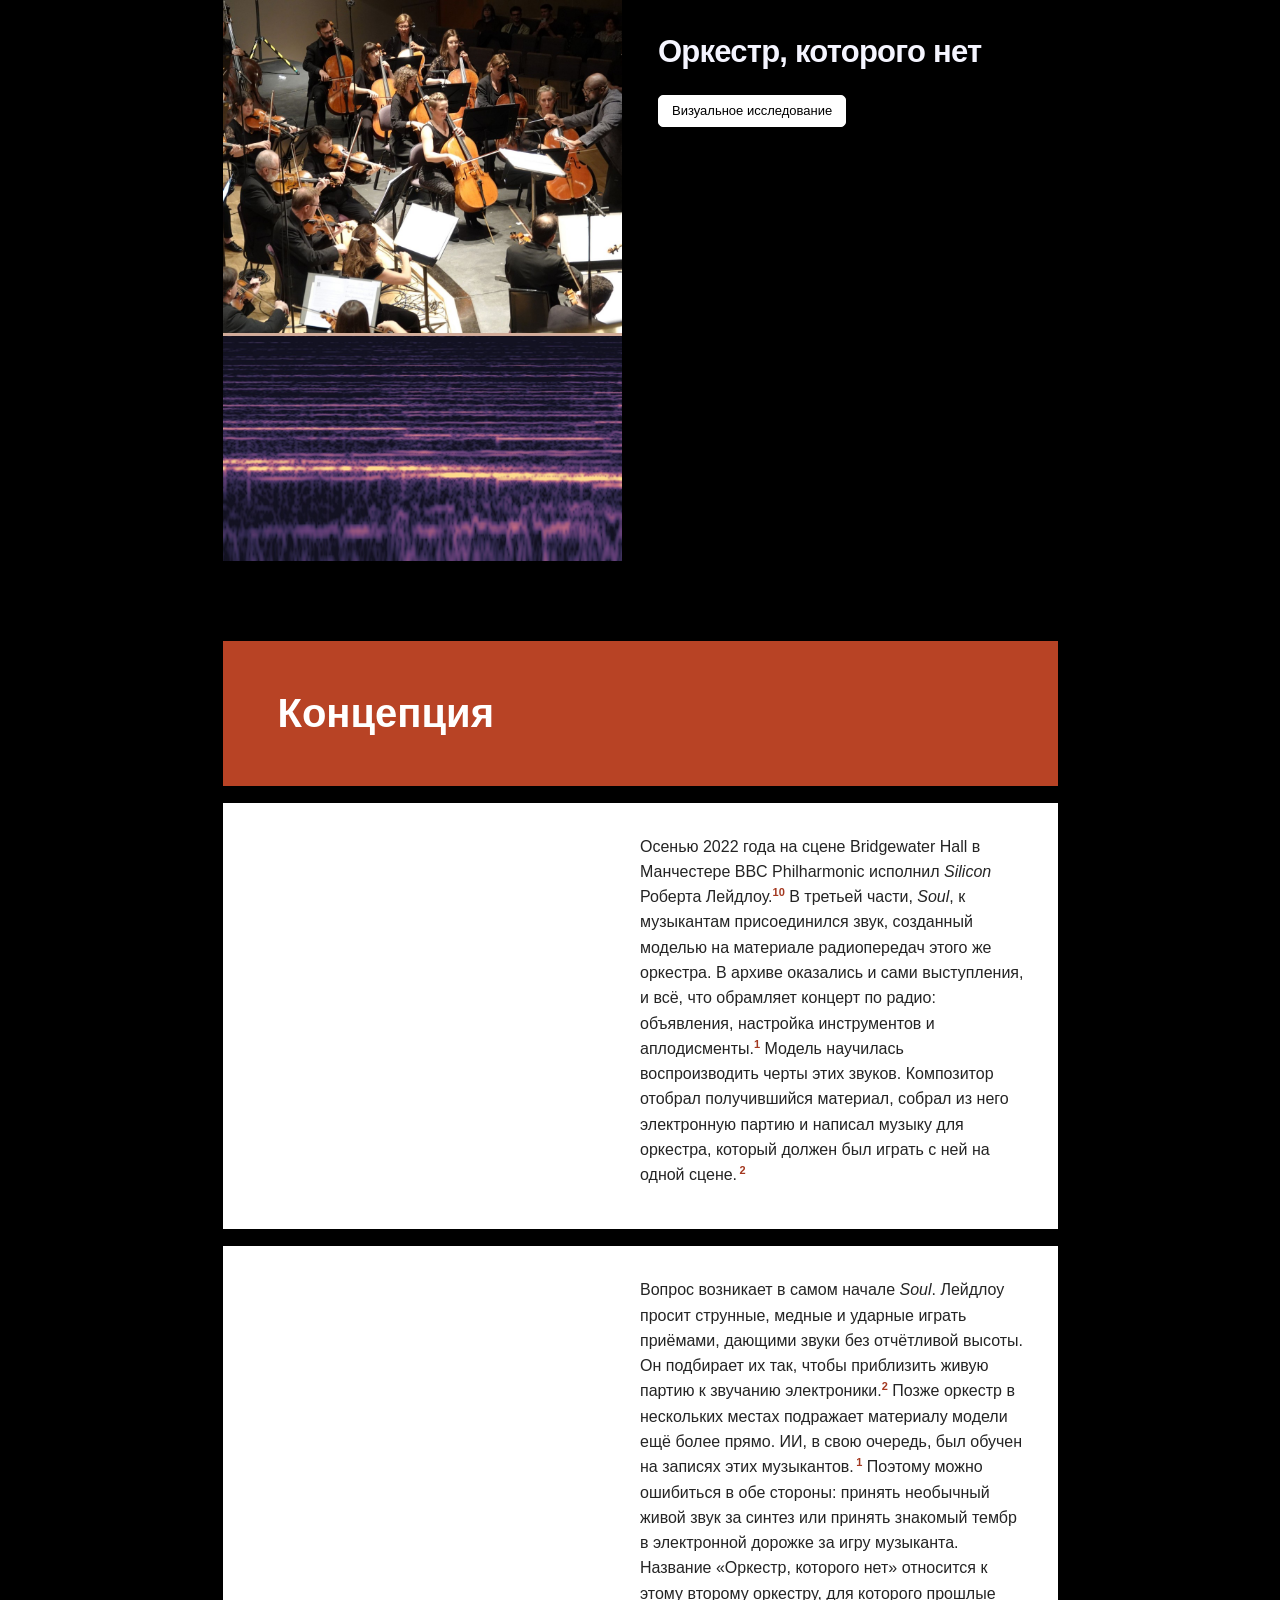
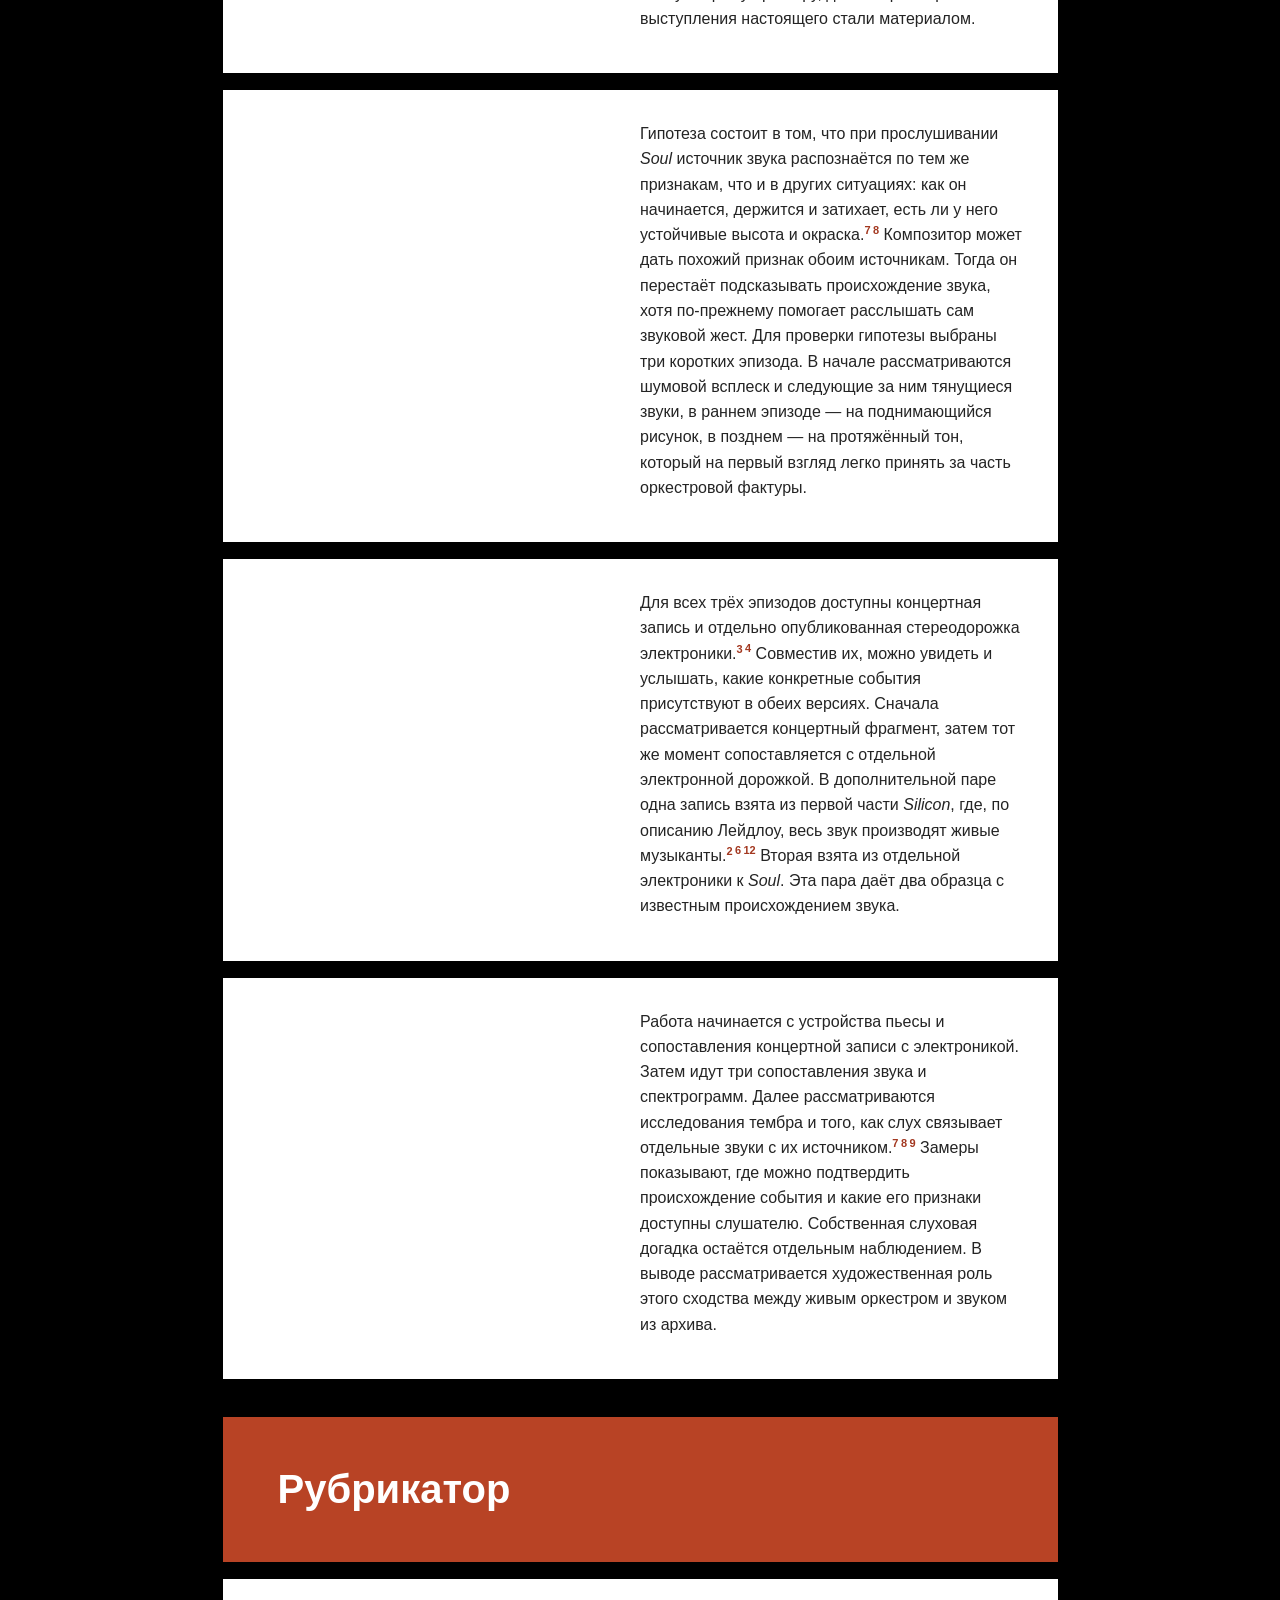
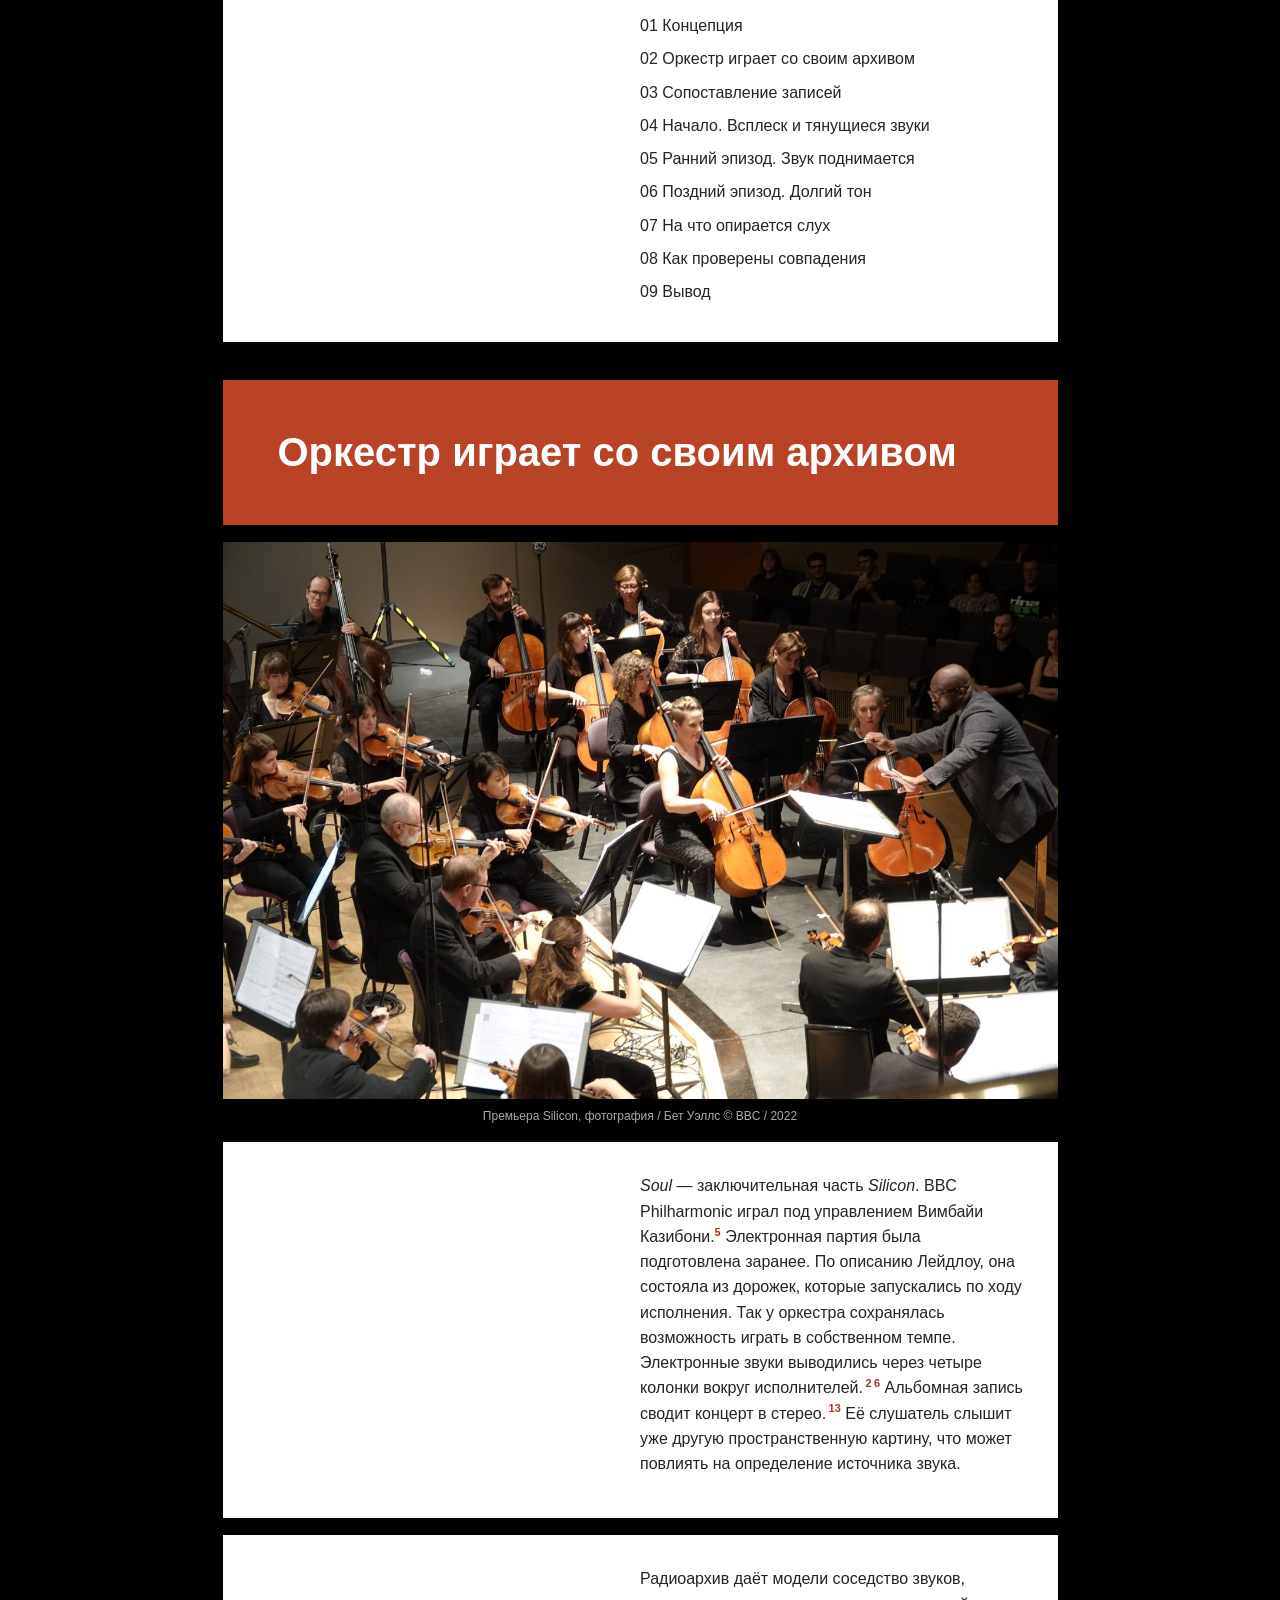
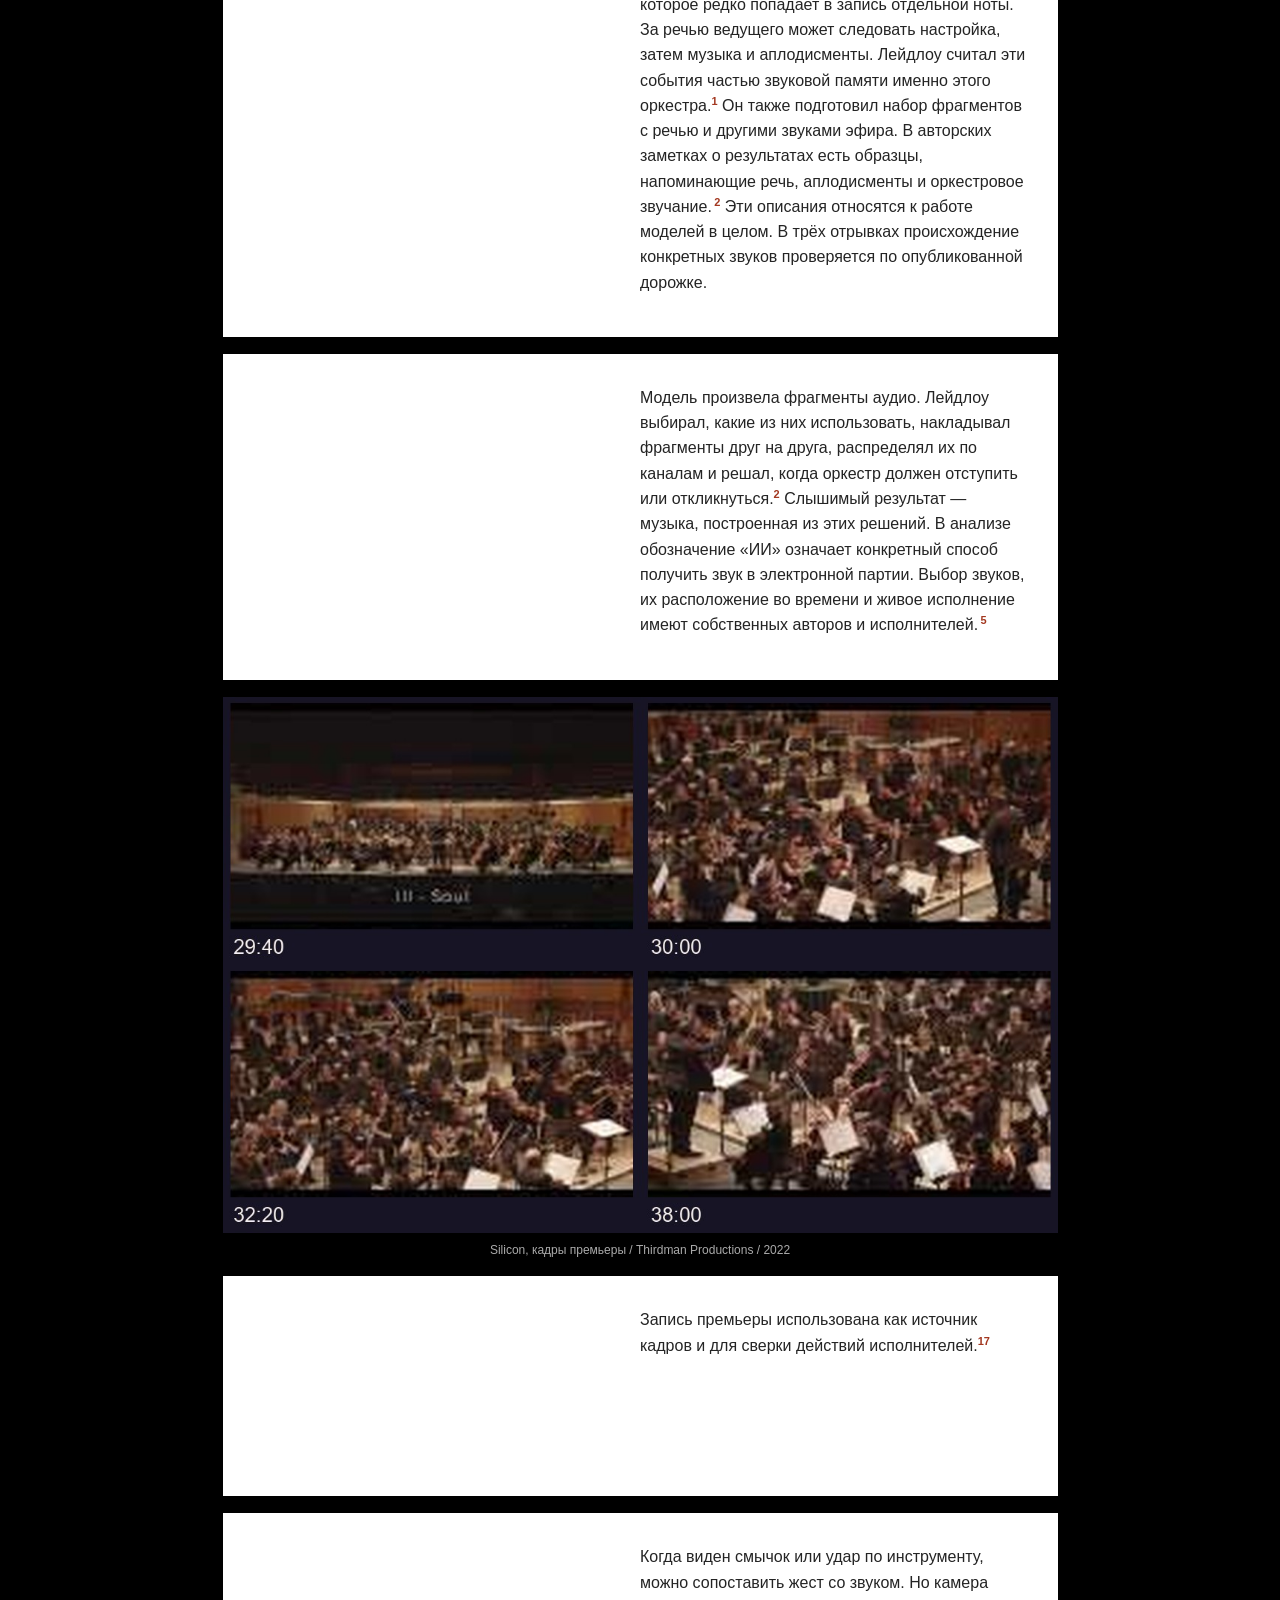
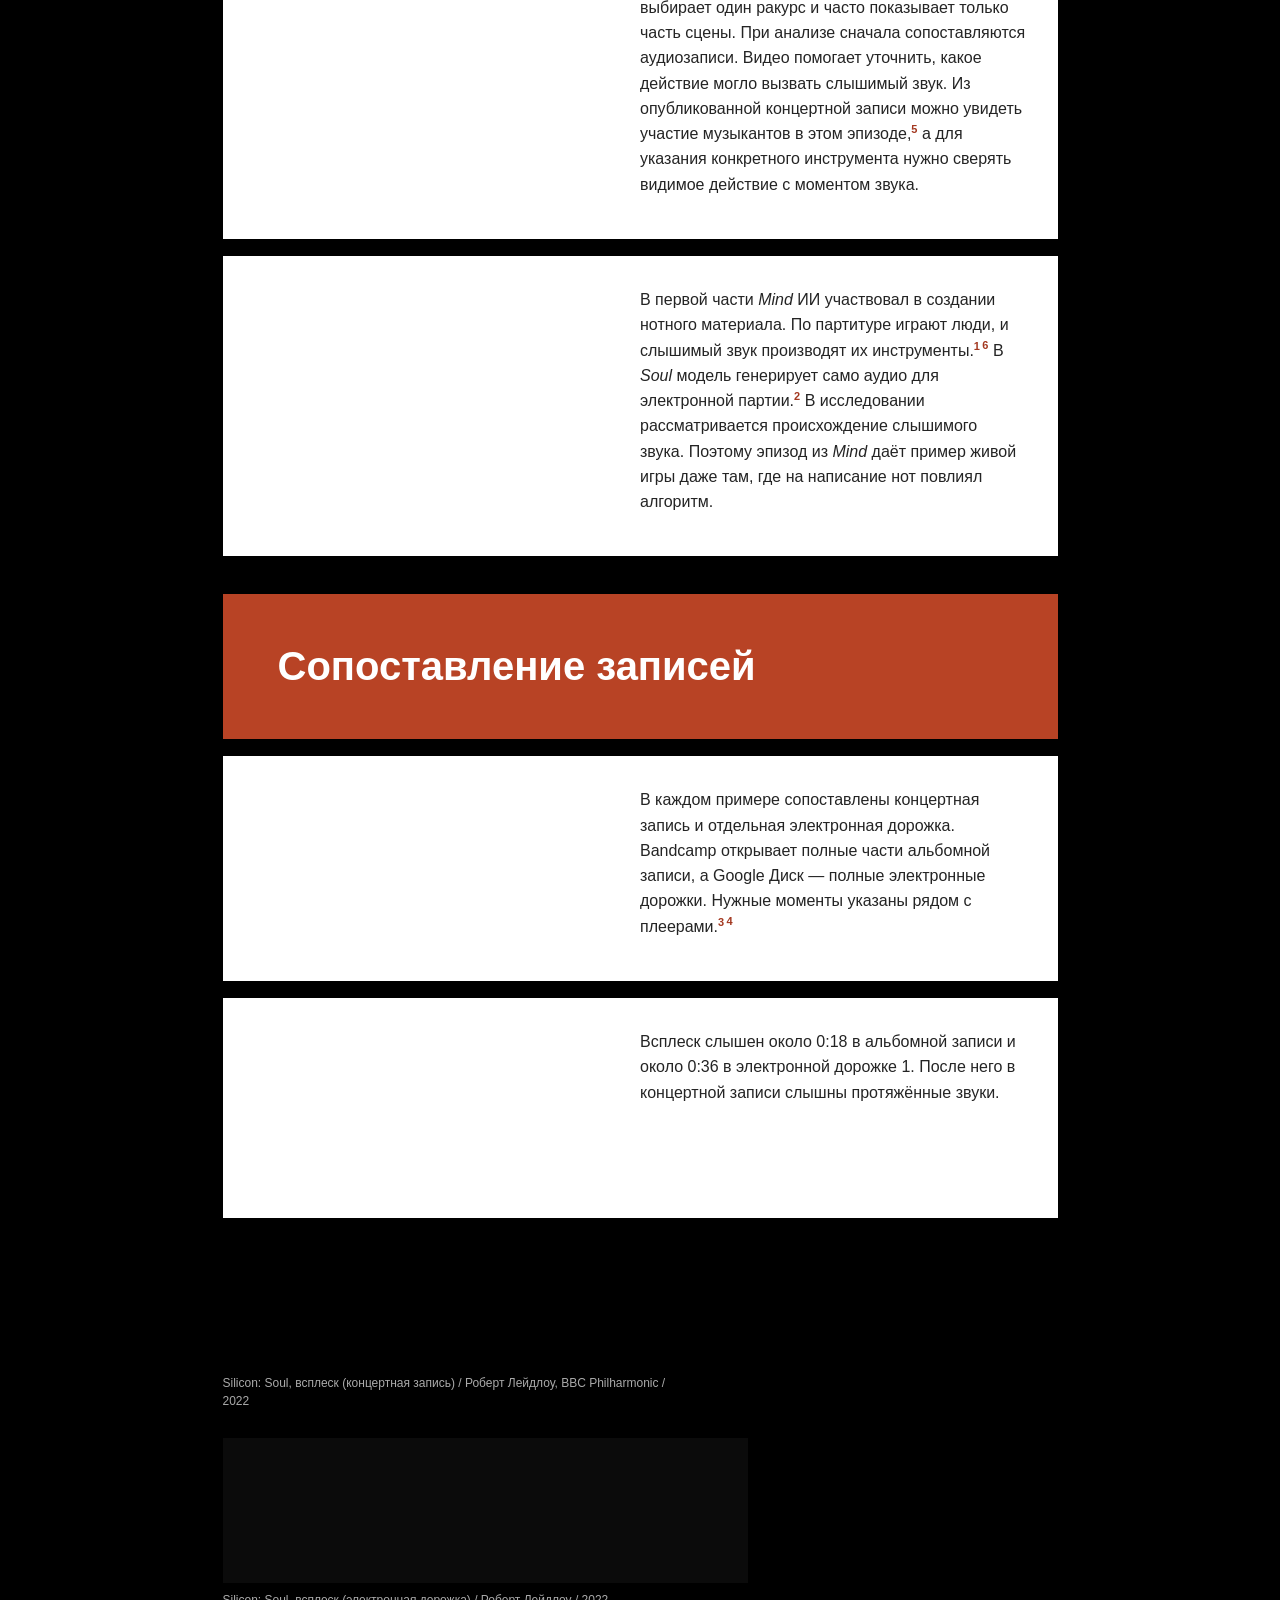
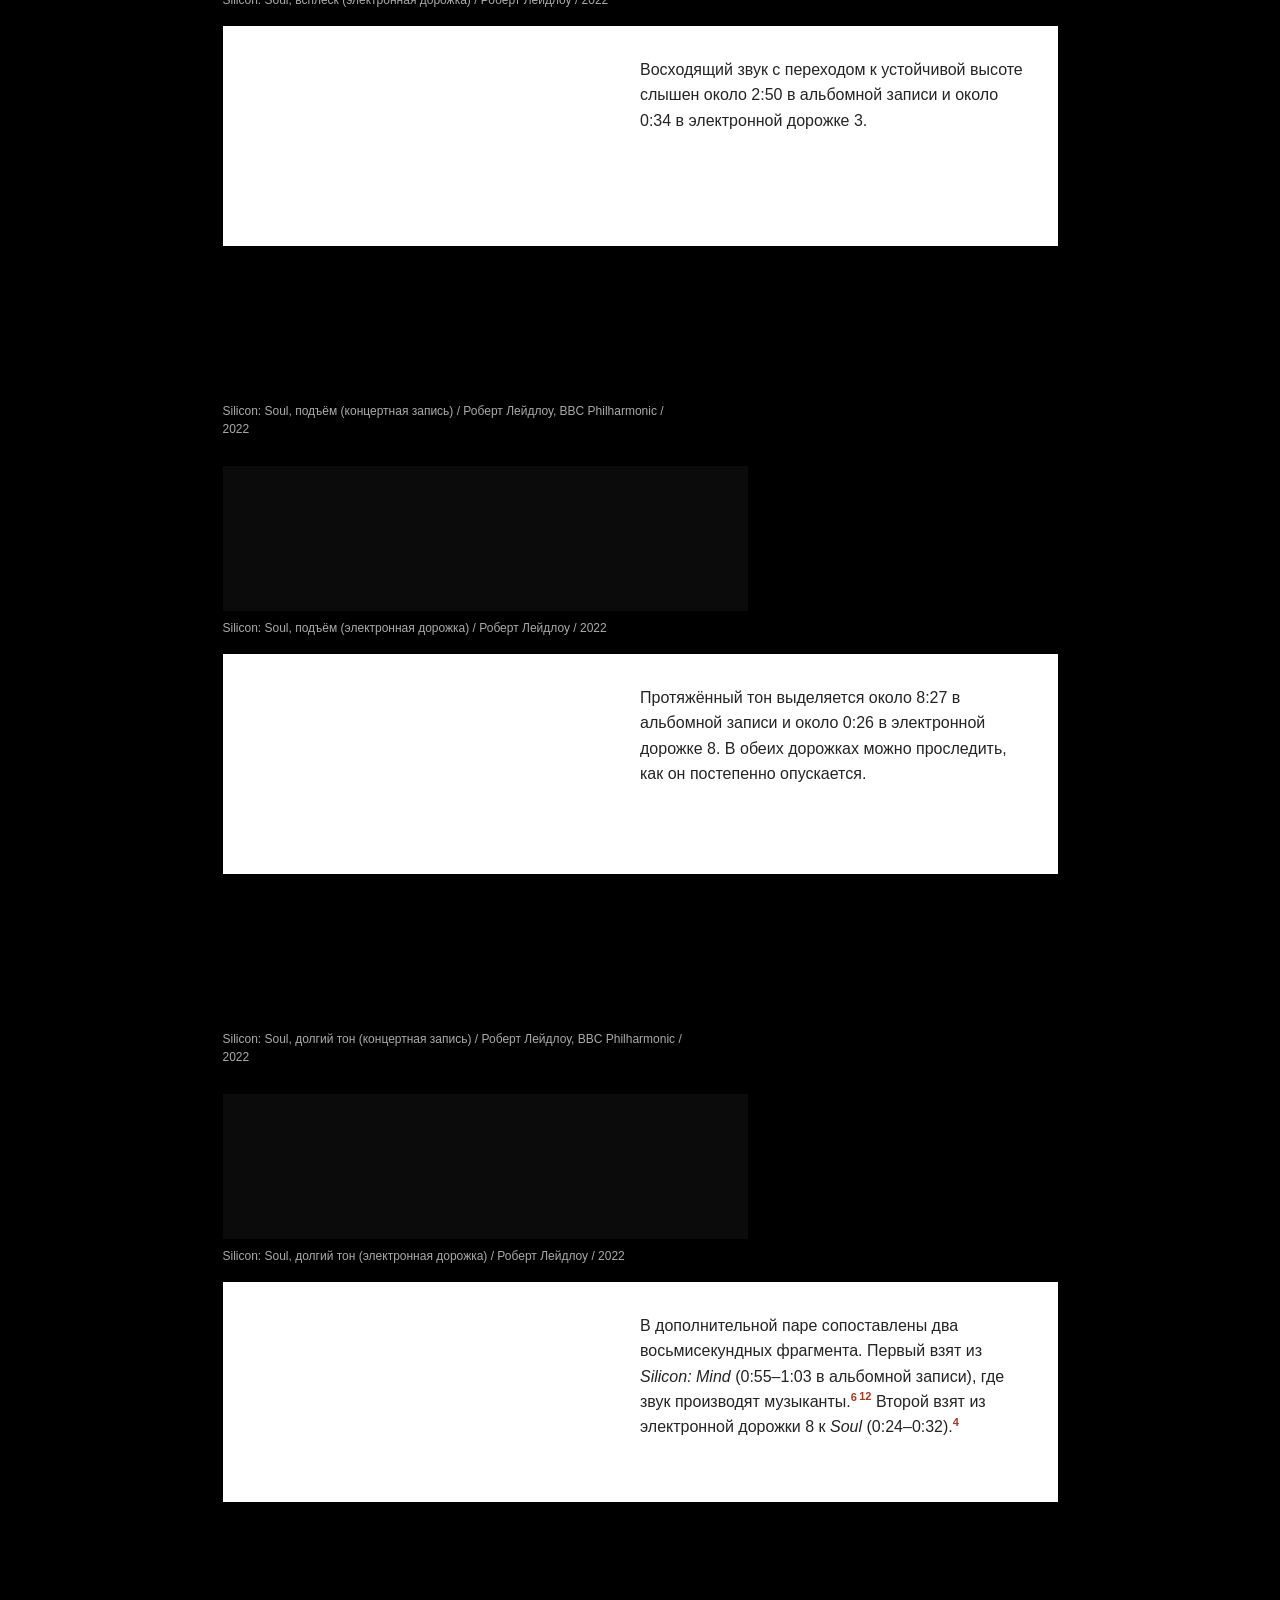
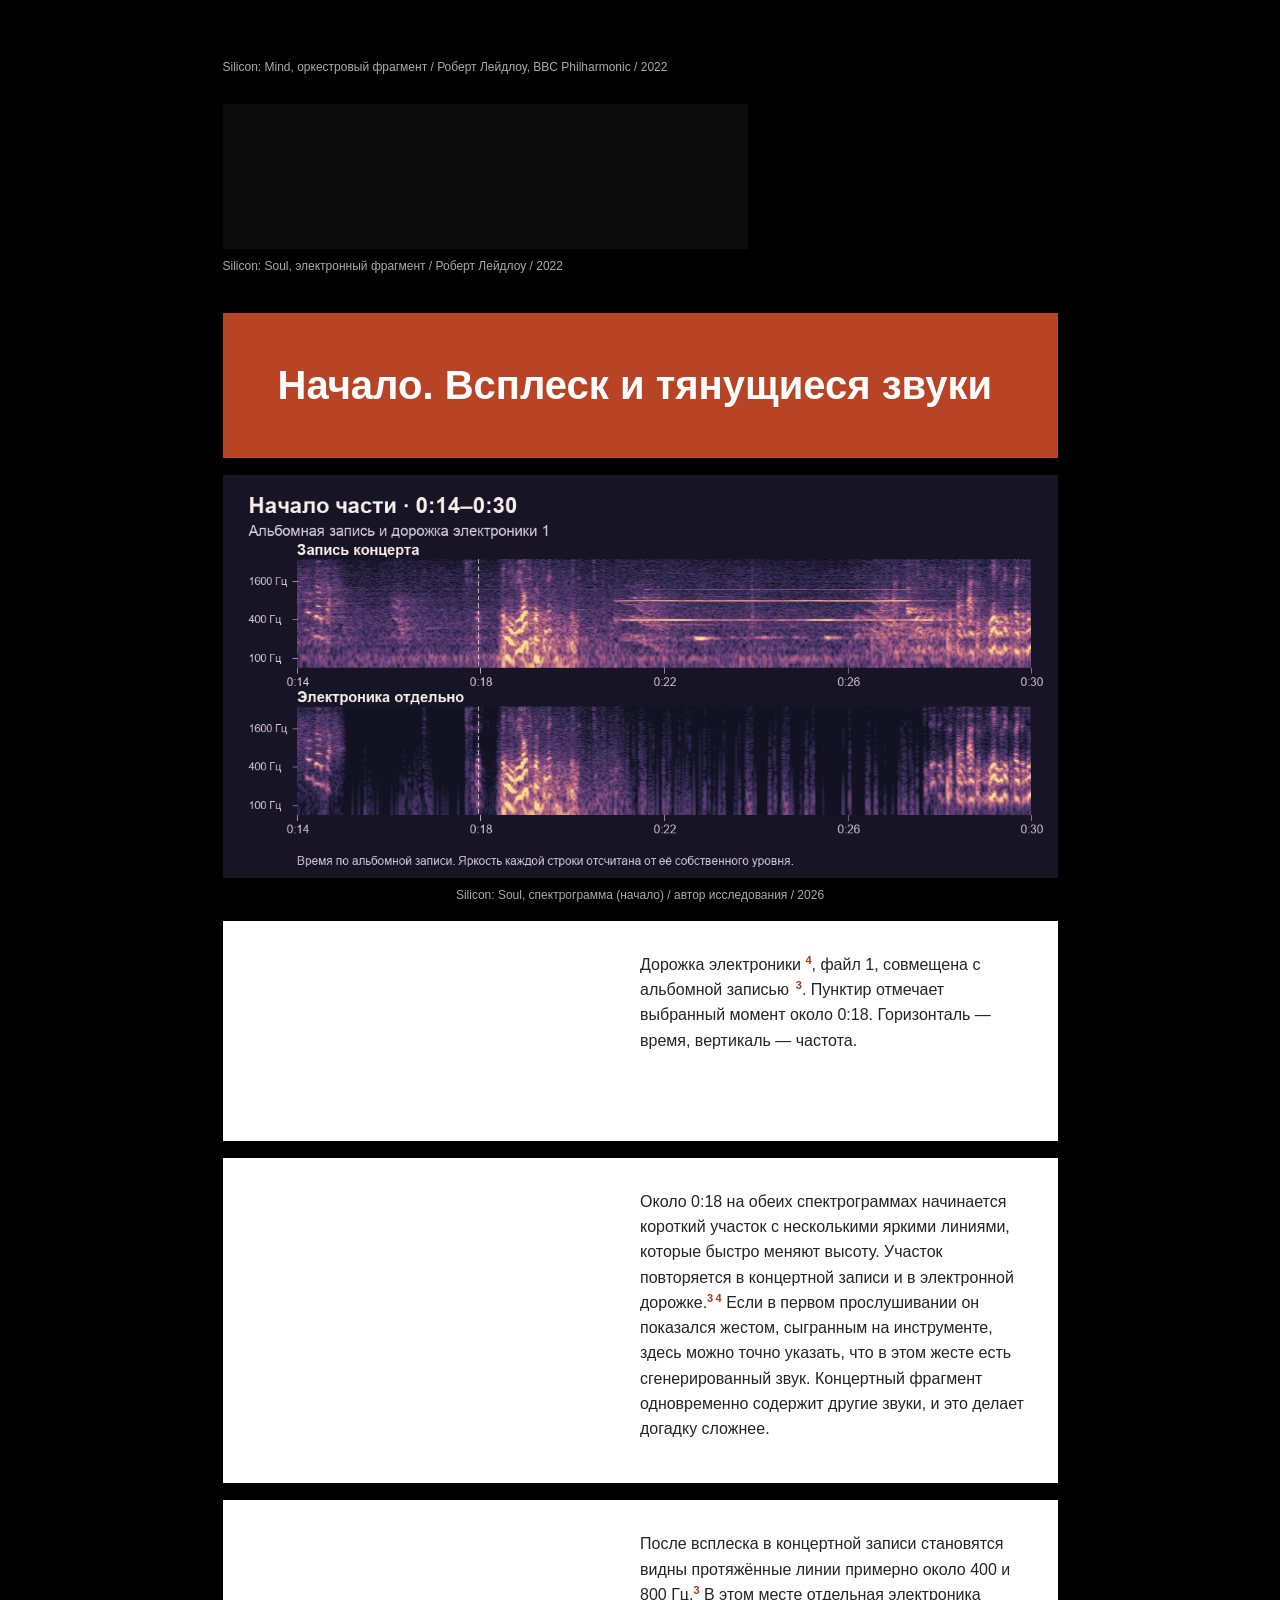
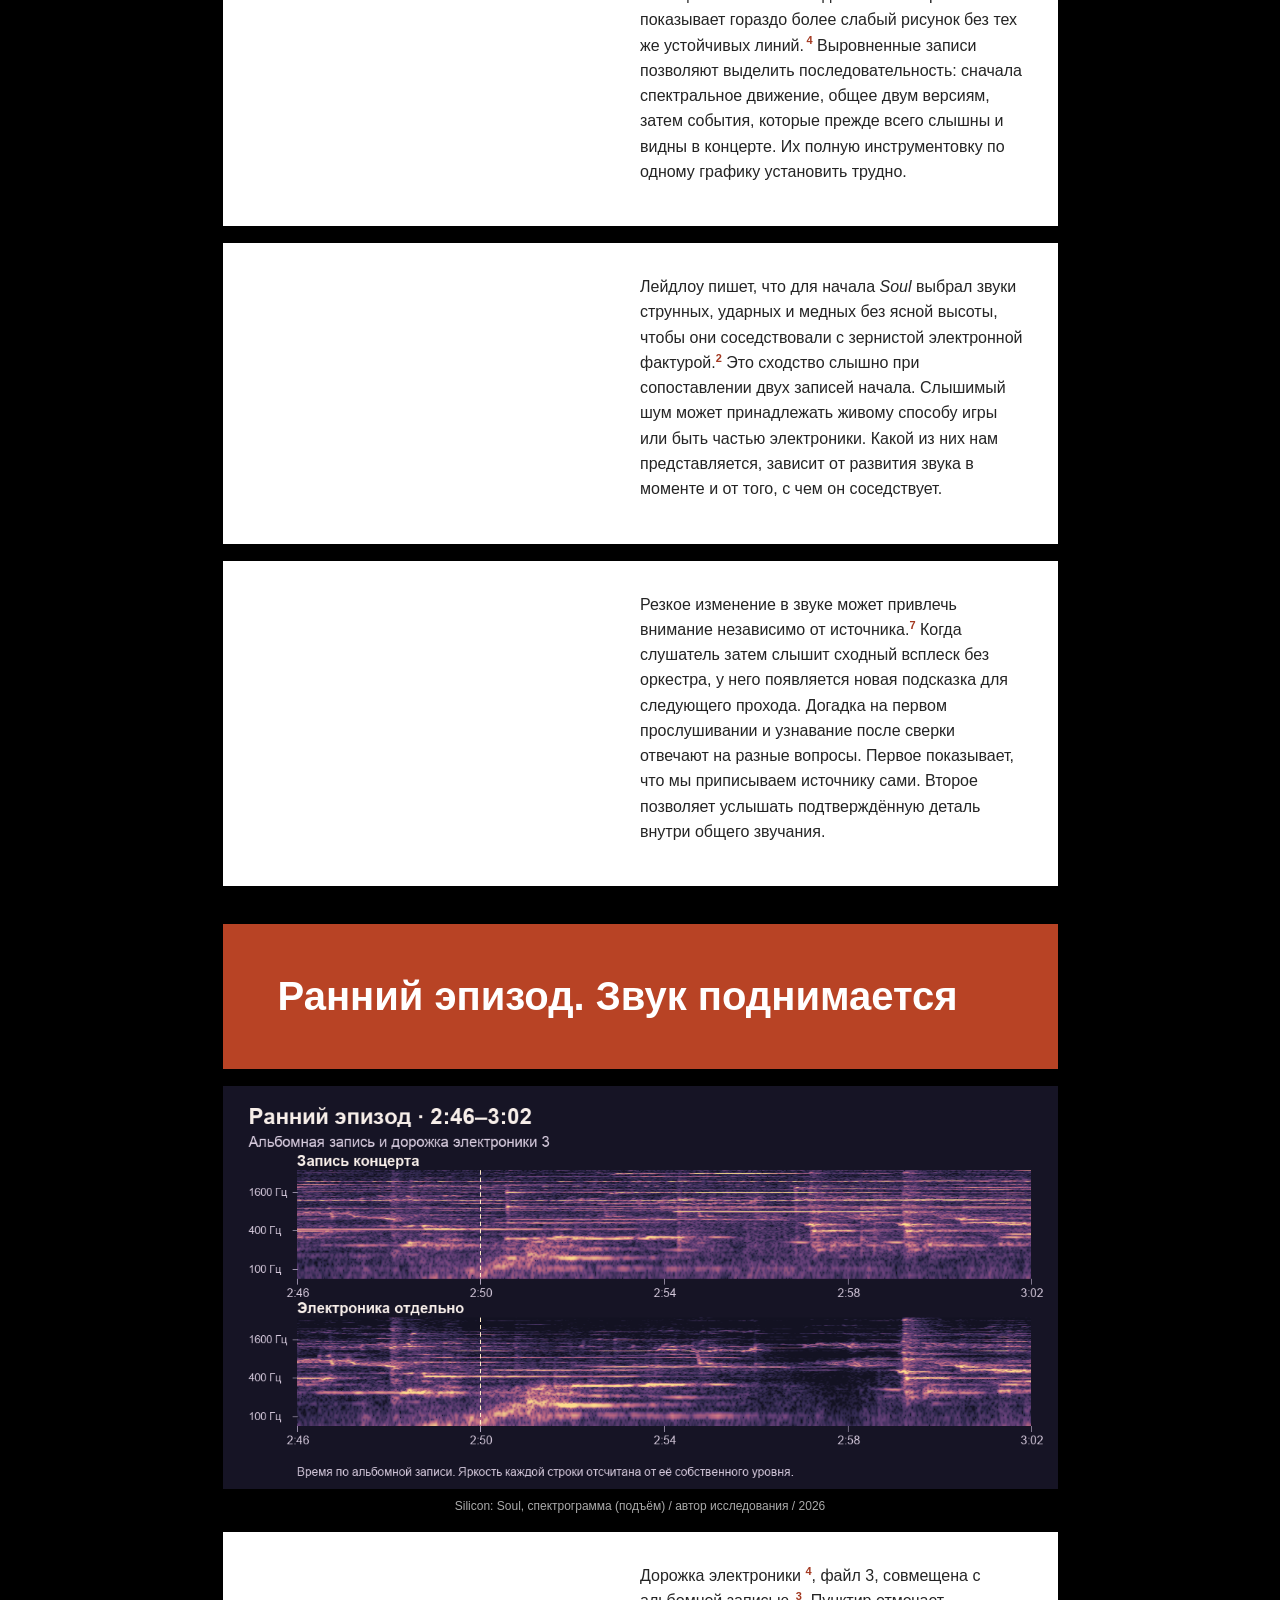
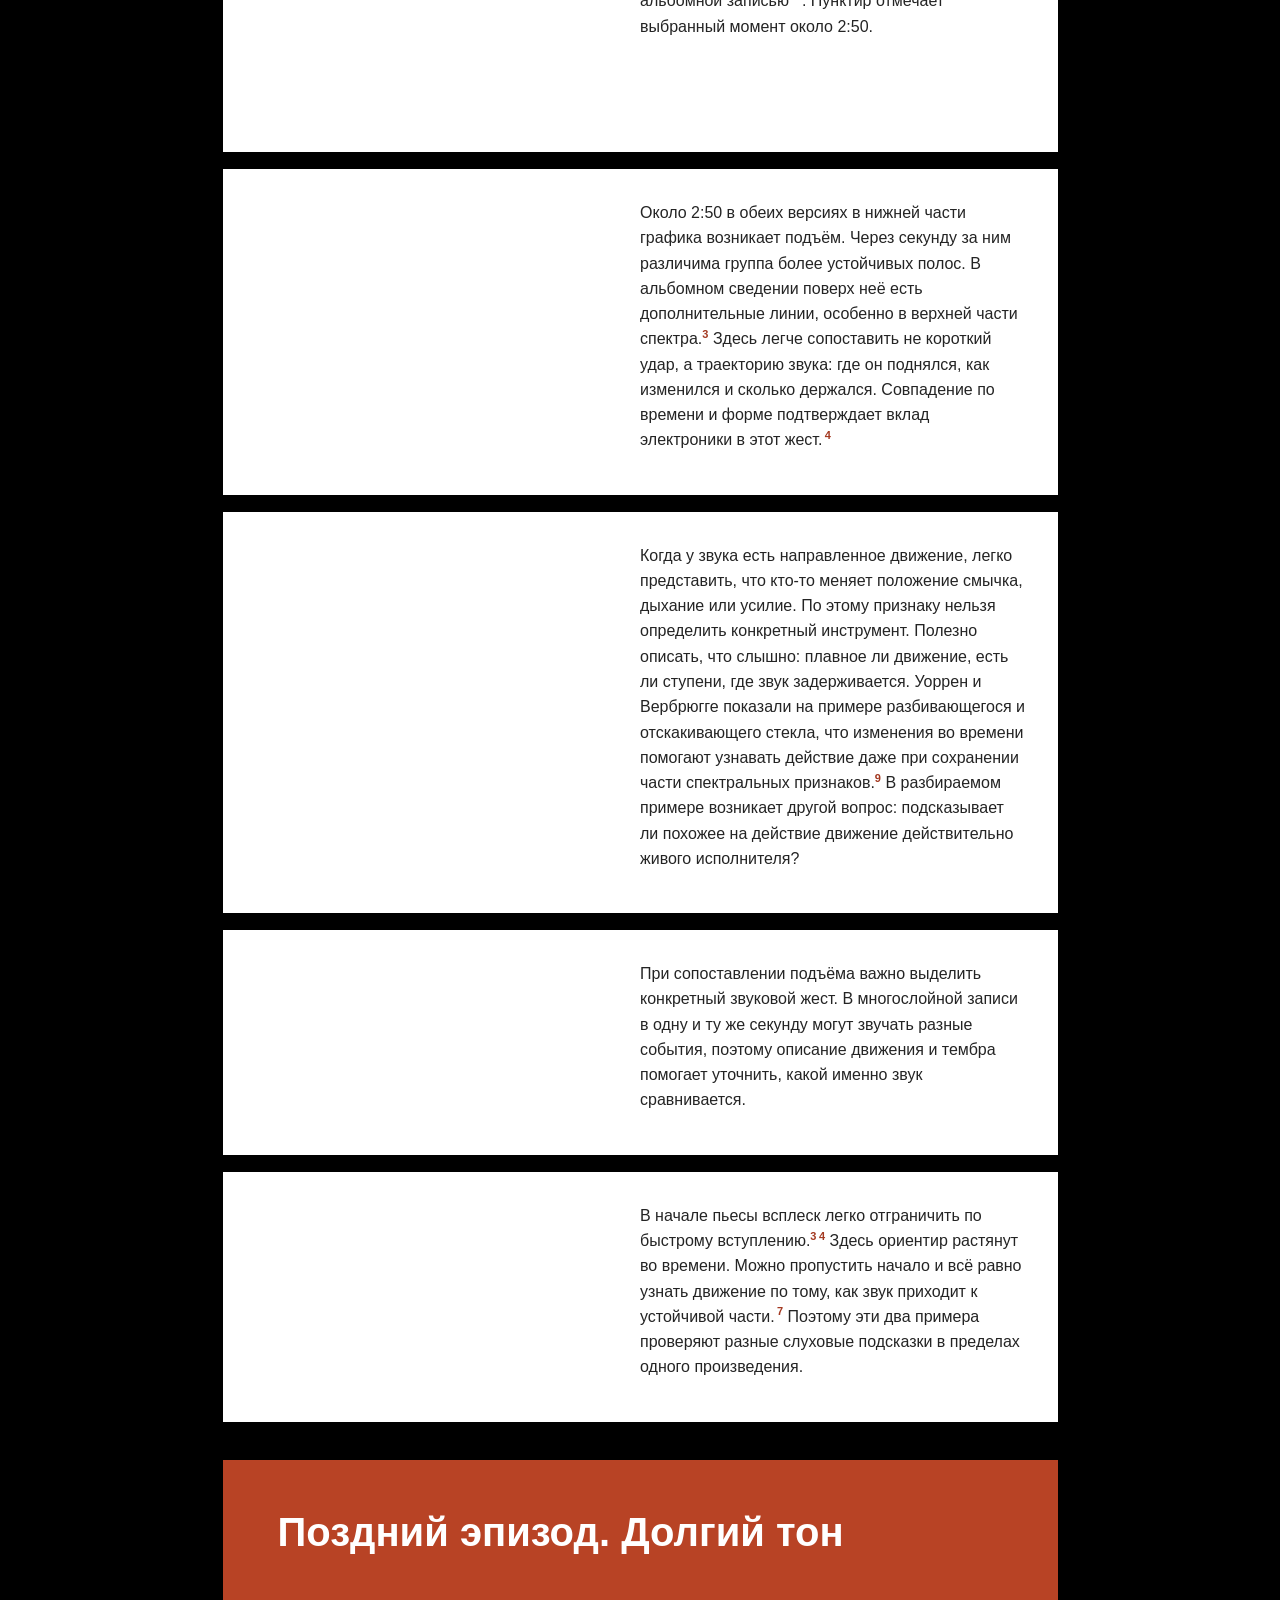
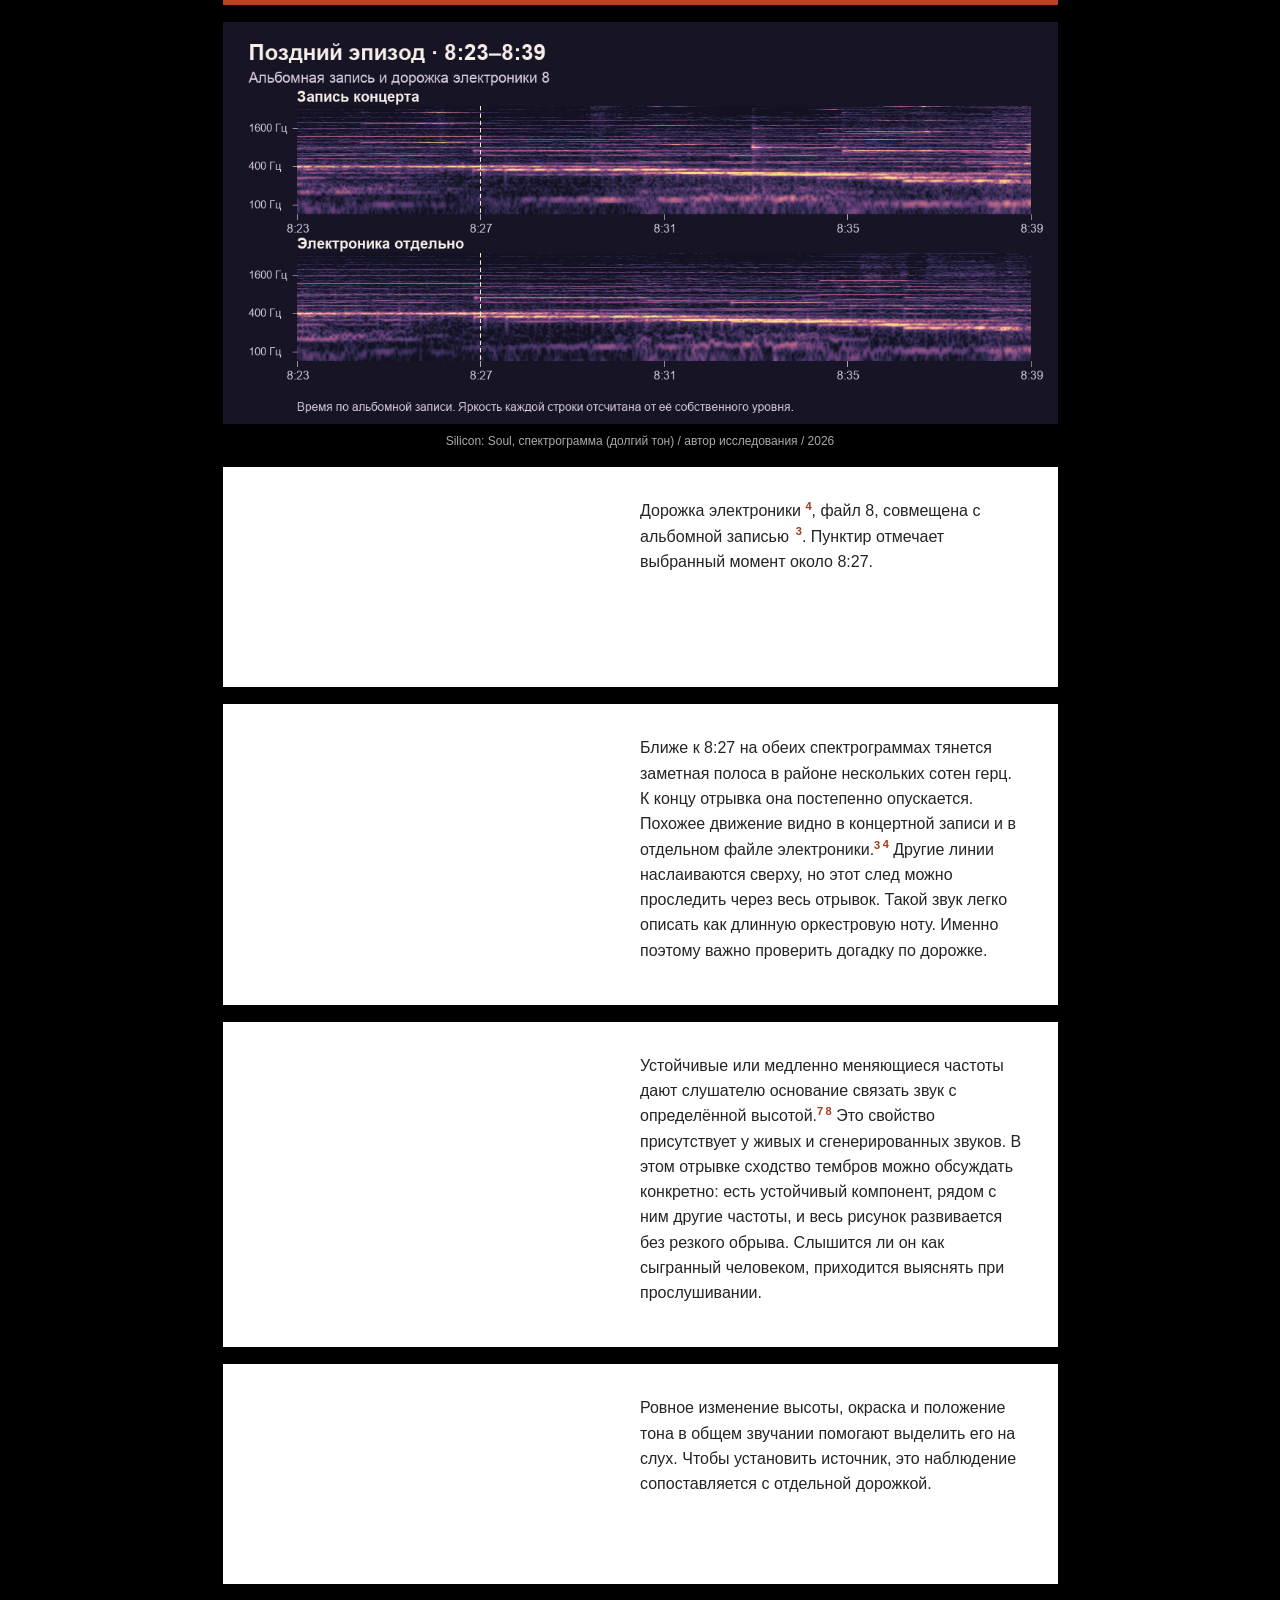
<file: orchestra-silicon-soul/index.html>
<!doctype html>
<html lang="ru">
<head>
<meta charset="utf-8">
<meta name="viewport" content="width=device-width, initial-scale=1">
<meta name="description" content="Можно ли на слух отличить звук ИИ от звука живого оркестра в Silicon: Soul? Визуальное исследование с аудиопримерами.">
<title>Оркестр, которого нет — Silicon: Soul</title>
<link rel="stylesheet" href="assets/site.css">
<link rel="stylesheet" href="assets/research-format.css?v=6"></head>
<body id="top">
<a class="skip" href="#concept">Перейти к концепции</a>
<header class="cover" data-screen>
  <div class="shell cover-grid">
    <div>
      <h1>Оркестр, которого нет</h1><div class="tags"><span class="tag">Визуальное исследование</span></div>
      
    </div>
    <figure><img width="1140" height="1600" src="assets/images/cover.jpg" alt="Фото оркестра над спектрограммой электронной партии" loading="eager"></figure>
  </div>
</header>

<main><section id="concept" class="chapter" aria-labelledby="title-concept"><header class="chapter-head"><h2 id="title-concept">Концепция</h2></header>
<div class="block text" data-screen><p>Осенью 2022 года на сцене Bridgewater Hall в Манчестере BBC Philharmonic исполнил <i>Silicon</i> Роберта Лейдлоу.<sup><a class="ref" aria-label="Источник 10" href="#source-10">10</a></sup> В третьей части, <i>Soul</i>, к музыкантам присоединился звук, созданный моделью на материале радиопередач этого же оркестра. В архиве оказались и сами выступления, и всё, что обрамляет концерт по радио: объявления, настройка инструментов и аплодисменты.<sup><a class="ref" aria-label="Источник 1" href="#source-1">1</a></sup> Модель научилась воспроизводить черты этих звуков. Композитор отобрал получившийся материал, собрал из него электронную партию и написал музыку для оркестра, который должен был играть с ней на одной сцене.<sup><a class="ref" aria-label="Источник 2" href="#source-2">2</a></sup></p></div>
<div class="block text" data-screen><p>Вопрос возникает в самом начале <i>Soul</i>. Лейдлоу просит струнные, медные и ударные играть приёмами, дающими звуки без отчётливой высоты. Он подбирает их так, чтобы приблизить живую партию к звучанию электроники.<sup><a class="ref" aria-label="Источник 2" href="#source-2">2</a></sup> Позже оркестр в нескольких местах подражает материалу модели ещё более прямо. ИИ, в свою очередь, был обучен на записях этих музыкантов.<sup><a class="ref" aria-label="Источник 1" href="#source-1">1</a></sup> Поэтому можно ошибиться в обе стороны: принять необычный живой звук за синтез или принять знакомый тембр в электронной дорожке за игру музыканта. Название «Оркестр, которого нет» относится к этому второму оркестру, для которого прошлые выступления настоящего стали материалом.</p></div>
<div class="block text" data-screen><p>Гипотеза состоит в том, что при прослушивании <i>Soul</i> источник звука распознаётся по тем же признакам, что и в других ситуациях: как он начинается, держится и затихает, есть ли у него устойчивые высота и окраска.<sup><a class="ref" aria-label="Источник 7" href="#source-7">7</a></sup><sup><a class="ref" aria-label="Источник 8" href="#source-8">8</a></sup> Композитор может дать похожий признак обоим источникам. Тогда он перестаёт подсказывать происхождение звука, хотя по-прежнему помогает расслышать сам звуковой жест. Для проверки гипотезы выбраны три коротких эпизода. В начале рассматриваются шумовой всплеск и следующие за ним тянущиеся звуки, в раннем эпизоде — на поднимающийся рисунок, в позднем — на протяжённый тон, который на первый взгляд легко принять за часть оркестровой фактуры.</p></div>
<div class="block text" data-screen><p>Для всех трёх эпизодов доступны концертная запись и отдельно опубликованная стереодорожка электроники.<sup><a class="ref" aria-label="Источник 3" href="#source-3">3</a></sup><sup><a class="ref" aria-label="Источник 4" href="#source-4">4</a></sup> Совместив их, можно увидеть и услышать, какие конкретные события присутствуют в обеих версиях. Сначала рассматривается концертный фрагмент, затем тот же момент сопоставляется с отдельной электронной дорожкой. В дополнительной паре одна запись взята из первой части <i>Silicon</i>, где, по описанию Лейдлоу, весь звук производят живые музыканты.<sup><a class="ref" aria-label="Источник 2" href="#source-2">2</a></sup><sup><a class="ref" aria-label="Источник 6" href="#source-6">6</a></sup><sup><a class="ref" aria-label="Источник 12" href="#source-12">12</a></sup> Вторая взята из отдельной электроники к <i>Soul</i>. Эта пара даёт два образца с известным происхождением звука.</p></div>
<div class="block text" data-screen><p>Работа начинается с устройства пьесы и сопоставления концертной записи с электроникой. Затем идут три сопоставления звука и спектрограмм. Далее рассматриваются исследования тембра и того, как слух связывает отдельные звуки с их источником.<sup><a class="ref" aria-label="Источник 7" href="#source-7">7</a></sup><sup><a class="ref" aria-label="Источник 8" href="#source-8">8</a></sup><sup><a class="ref" aria-label="Источник 9" href="#source-9">9</a></sup> Замеры показывают, где можно подтвердить происхождение события и какие его признаки доступны слушателю. Собственная слуховая догадка остаётся отдельным наблюдением. В выводе рассматривается художественная роль этого сходства между живым оркестром и звуком из архива.</p></div>
</section>
<nav class="research-rubric" aria-labelledby="rubric-title"><h2 id="rubric-title">Рубрикатор</h2><ol><li>01 Концепция</li><li>02 Оркестр играет со своим архивом</li><li>03 Сопоставление записей</li><li>04 Начало. Всплеск и тянущиеся звуки</li><li>05 Ранний эпизод. Звук поднимается</li><li>06 Поздний эпизод. Долгий тон</li><li>07 На что опирается слух</li><li>08 Как проверены совпадения</li><li>09 Вывод</li></ol></nav>
<section id="work" class="chapter feature" aria-labelledby="title-work"><header class="chapter-head"><h2 id="title-work">Оркестр играет со своим архивом</h2></header>
<figure class="block picture" data-screen><img src="assets/images/premiere-photo.jpg" alt="Вимбайи Казибони дирижирует BBC Philharmonic на сцене" loading="lazy"><figcaption>Премьера Silicon, фотография / Бет Уэллс © BBC / 2022</figcaption></figure>
<div class="block text" data-screen><p><i>Soul</i> — заключительная часть <i>Silicon</i>. BBC Philharmonic играл под управлением Вимбайи Казибони.<sup><a class="ref" aria-label="Источник 5" href="#source-5">5</a></sup> Электронная партия была подготовлена заранее. По описанию Лейдлоу, она состояла из дорожек, которые запускались по ходу исполнения. Так у оркестра сохранялась возможность играть в собственном темпе. Электронные звуки выводились через четыре колонки вокруг исполнителей.<sup><a class="ref" aria-label="Источник 2" href="#source-2">2</a></sup><sup><a class="ref" aria-label="Источник 6" href="#source-6">6</a></sup> Альбомная запись сводит концерт в стерео.<sup><a class="ref" aria-label="Источник 13" href="#source-13">13</a></sup> Её слушатель слышит уже другую пространственную картину, что может повлиять на определение источника звука.</p></div>
<div class="block text" data-screen><p>Радиоархив даёт модели соседство звуков, которое редко попадает в запись отдельной ноты. За речью ведущего может следовать настройка, затем музыка и аплодисменты. Лейдлоу считал эти события частью звуковой памяти именно этого оркестра.<sup><a class="ref" aria-label="Источник 1" href="#source-1">1</a></sup> Он также подготовил набор фрагментов с речью и другими звуками эфира. В авторских заметках о результатах есть образцы, напоминающие речь, аплодисменты и оркестровое звучание.<sup><a class="ref" aria-label="Источник 2" href="#source-2">2</a></sup> Эти описания относятся к работе моделей в целом. В трёх отрывках происхождение конкретных звуков проверяется по опубликованной дорожке.</p></div>
<div class="block text" data-screen><p>Модель произвела фрагменты аудио. Лейдлоу выбирал, какие из них использовать, накладывал фрагменты друг на друга, распределял их по каналам и решал, когда оркестр должен отступить или откликнуться.<sup><a class="ref" aria-label="Источник 2" href="#source-2">2</a></sup> Слышимый результат — музыка, построенная из этих решений. В анализе обозначение «ИИ» означает конкретный способ получить звук в электронной партии. Выбор звуков, их расположение во времени и живое исполнение имеют собственных авторов и исполнителей.<sup><a class="ref" aria-label="Источник 5" href="#source-5">5</a></sup></p></div>
<figure class="block picture" data-screen><img src="assets/images/premiere-frames.jpg" alt="Четыре кадра премьеры. На сцене дирижёр и группы музыкантов." loading="lazy"><figcaption>Silicon, кадры премьеры / Thirdman Productions / 2022</figcaption></figure><div class="block text" data-screen><p>Запись премьеры использована как источник кадров и для сверки действий исполнителей.<sup><a class="ref" aria-label="Источник 17" href="#source-17">17</a></sup></p></div>
<div class="block text" data-screen><p>Когда виден смычок или удар по инструменту, можно сопоставить жест со звуком. Но камера выбирает один ракурс и часто показывает только часть сцены. При анализе сначала сопоставляются аудиозаписи. Видео помогает уточнить, какое действие могло вызвать слышимый звук. Из опубликованной концертной записи можно увидеть участие музыкантов в этом эпизоде,<sup><a class="ref" aria-label="Источник 5" href="#source-5">5</a></sup> а для указания конкретного инструмента нужно сверять видимое действие с моментом звука.</p></div>
<div class="block text" data-screen><p>В первой части <i>Mind</i> ИИ участвовал в создании нотного материала. По партитуре играют люди, и слышимый звук производят их инструменты.<sup><a class="ref" aria-label="Источник 1" href="#source-1">1</a></sup><sup><a class="ref" aria-label="Источник 6" href="#source-6">6</a></sup> В <i>Soul</i> модель генерирует само аудио для электронной партии.<sup><a class="ref" aria-label="Источник 2" href="#source-2">2</a></sup> В исследовании рассматривается происхождение слышимого звука. Поэтому эпизод из <i>Mind</i> даёт пример живой игры даже там, где на написание нот повлиял алгоритм.</p></div>
</section>
<section id="listen" class="chapter feature" aria-labelledby="title-listen"><header class="chapter-head"><h2 id="title-listen">Сопоставление записей</h2></header>
<div class="block text" data-screen><p>В каждом примере сопоставлены концертная запись и отдельная электронная дорожка. Bandcamp открывает полные части альбомной записи, а Google Диск — полные электронные дорожки. Нужные моменты указаны рядом с плеерами.<sup><a class="ref" aria-label="Источник 3" href="#source-3">3</a></sup><sup><a class="ref" aria-label="Источник 4" href="#source-4">4</a></sup></p></div><div class="block text" data-screen><p>Всплеск слышен около 0:18 в альбомной записи и около 0:36 в электронной дорожке 1. После него в концертной записи слышны протяжённые звуки.</p></div><figure class="media-embed media-bandcamp" data-screen><iframe title="Всплеск — концертная запись" src="https://bandcamp.com/EmbeddedPlayer/v=2/album=607083099/size=large/bgcol=ffffff/linkcol=b84325/tracklist=false/artwork=small/track=930154002/transparent=true/" loading="lazy"></iframe><figcaption>Silicon: Soul, всплеск (концертная запись) / Роберт Лейдлоу, BBC Philharmonic / 2022</figcaption></figure><figure class="media-embed media-drive" data-screen><iframe title="Всплеск — электронная дорожка" src="https://drive.google.com/file/d/1d0TVm1Z2BI7Uf_yBdsPAcoJbyoNggfus/preview" loading="lazy" allow="encrypted-media; picture-in-picture; fullscreen" allowfullscreen></iframe><figcaption>Silicon: Soul, всплеск (электронная дорожка) / Роберт Лейдлоу / 2022</figcaption></figure>
<div class="block text" data-screen><p>Восходящий звук с переходом к устойчивой высоте слышен около 2:50 в альбомной записи и около 0:34 в электронной дорожке 3.</p></div><figure class="media-embed media-bandcamp" data-screen><iframe title="Подъём — концертная запись" src="https://bandcamp.com/EmbeddedPlayer/v=2/album=607083099/size=large/bgcol=ffffff/linkcol=b84325/tracklist=false/artwork=small/track=930154002/transparent=true/" loading="lazy"></iframe><figcaption>Silicon: Soul, подъём (концертная запись) / Роберт Лейдлоу, BBC Philharmonic / 2022</figcaption></figure><figure class="media-embed media-drive" data-screen><iframe title="Подъём — электронная дорожка" src="https://drive.google.com/file/d/1v6dXshEUR6jppC-l9hjywG_ovFPQk71M/preview" loading="lazy" allow="encrypted-media; picture-in-picture; fullscreen" allowfullscreen></iframe><figcaption>Silicon: Soul, подъём (электронная дорожка) / Роберт Лейдлоу / 2022</figcaption></figure>
<div class="block text" data-screen><p>Протяжённый тон выделяется около 8:27 в альбомной записи и около 0:26 в электронной дорожке 8. В обеих дорожках можно проследить, как он постепенно опускается.</p></div><figure class="media-embed media-bandcamp" data-screen><iframe title="Долгий тон — концертная запись" src="https://bandcamp.com/EmbeddedPlayer/v=2/album=607083099/size=large/bgcol=ffffff/linkcol=b84325/tracklist=false/artwork=small/track=930154002/transparent=true/" loading="lazy"></iframe><figcaption>Silicon: Soul, долгий тон (концертная запись) / Роберт Лейдлоу, BBC Philharmonic / 2022</figcaption></figure><figure class="media-embed media-drive" data-screen><iframe title="Долгий тон — электронная дорожка" src="https://drive.google.com/file/d/1yzb_rzgDwWXEy8BtBoB7g-6r69hKZMYb/preview" loading="lazy" allow="encrypted-media; picture-in-picture; fullscreen" allowfullscreen></iframe><figcaption>Silicon: Soul, долгий тон (электронная дорожка) / Роберт Лейдлоу / 2022</figcaption></figure><div class="block text" data-screen><p>В дополнительной паре сопоставлены два восьмисекундных фрагмента. Первый взят из <i>Silicon: Mind</i> (0:55–1:03 в альбомной записи), где звук производят музыканты.<sup><a class="ref" aria-label="Источник 6" href="#source-6">6</a></sup><sup><a class="ref" aria-label="Источник 12" href="#source-12">12</a></sup> Второй взят из электронной дорожки 8 к <i>Soul</i> (0:24–0:32).<sup><a class="ref" aria-label="Источник 4" href="#source-4">4</a></sup></p></div><figure class="media-embed media-bandcamp" data-screen><iframe title="Silicon: Mind — оркестровый фрагмент" src="https://bandcamp.com/EmbeddedPlayer/v=2/album=607083099/size=large/bgcol=ffffff/linkcol=b84325/tracklist=false/artwork=small/track=1809283137/transparent=true/" loading="lazy"></iframe><figcaption>Silicon: Mind, оркестровый фрагмент / Роберт Лейдлоу, BBC Philharmonic / 2022</figcaption></figure><figure class="media-embed media-drive" data-screen><iframe title="Silicon: Soul — электронный фрагмент" src="https://drive.google.com/file/d/1yzb_rzgDwWXEy8BtBoB7g-6r69hKZMYb/preview" loading="lazy" allow="encrypted-media; picture-in-picture; fullscreen" allowfullscreen></iframe><figcaption>Silicon: Soul, электронный фрагмент / Роберт Лейдлоу / 2022</figcaption></figure>
</section>
<section id="opening" class="chapter" aria-labelledby="title-opening"><header class="chapter-head"><h2 id="title-opening">Начало. Всплеск и тянущиеся звуки</h2></header>
<figure class="block picture" data-screen><img src="assets/images/opening-spectrum.png" alt="Всплеск виден в обеих версиях около 0:18, протяжённые линии после него выражены в концертном сведении" loading="lazy"><figcaption>Silicon: Soul, спектрограмма (начало) / автор исследования / 2026</figcaption></figure><div class="block text" data-screen><p>Дорожка электроники <sup><a class="ref" aria-label="Источник 4" href="#source-4">4</a></sup>, файл 1, совмещена с альбомной записью <sup><a class="ref" aria-label="Источник 3" href="#source-3">3</a></sup>. Пунктир отмечает выбранный момент около 0:18. Горизонталь — время, вертикаль — частота.</p></div>
<div class="block text" data-screen><p>Около 0:18 на обеих спектрограммах начинается короткий участок с несколькими яркими линиями, которые быстро меняют высоту. Участок повторяется в концертной записи и в электронной дорожке.<sup><a class="ref" aria-label="Источник 3" href="#source-3">3</a></sup><sup><a class="ref" aria-label="Источник 4" href="#source-4">4</a></sup> Если в первом прослушивании он показался жестом, сыгранным на инструменте, здесь можно точно указать, что в этом жесте есть сгенерированный звук. Концертный фрагмент одновременно содержит другие звуки, и это делает догадку сложнее.</p></div>
<div class="block text" data-screen><p>После всплеска в концертной записи становятся видны протяжённые линии примерно около 400 и 800 Гц.<sup><a class="ref" aria-label="Источник 3" href="#source-3">3</a></sup> В этом месте отдельная электроника показывает гораздо более слабый рисунок без тех же устойчивых линий.<sup><a class="ref" aria-label="Источник 4" href="#source-4">4</a></sup> Выровненные записи позволяют выделить последовательность: сначала спектральное движение, общее двум версиям, затем события, которые прежде всего слышны и видны в концерте. Их полную инструментовку по одному графику установить трудно.</p></div>
<div class="block text" data-screen><p>Лейдлоу пишет, что для начала <i>Soul</i> выбрал звуки струнных, ударных и медных без ясной высоты, чтобы они соседствовали с зернистой электронной фактурой.<sup><a class="ref" aria-label="Источник 2" href="#source-2">2</a></sup> Это сходство слышно при сопоставлении двух записей начала. Слышимый шум может принадлежать живому способу игры или быть частью электроники. Какой из них нам представляется, зависит от развития звука в моменте и от того, с чем он соседствует.</p></div>
<div class="block text" data-screen><p>Резкое изменение в звуке может привлечь внимание независимо от источника.<sup><a class="ref" aria-label="Источник 7" href="#source-7">7</a></sup> Когда слушатель затем слышит сходный всплеск без оркестра, у него появляется новая подсказка для следующего прохода. Догадка на первом прослушивании и узнавание после сверки отвечают на разные вопросы. Первое показывает, что мы приписываем источнику сами. Второе позволяет услышать подтверждённую деталь внутри общего звучания.</p></div>
</section>
<section id="middle" class="chapter" aria-labelledby="title-middle"><header class="chapter-head"><h2 id="title-middle">Ранний эпизод. Звук поднимается</h2></header>
<figure class="block picture" data-screen><img src="assets/images/rise-spectrum.png" alt="В обеих записях около 2:50 поднимается группа полос, затем тянется почти горизонтально" loading="lazy"><figcaption>Silicon: Soul, спектрограмма (подъём) / автор исследования / 2026</figcaption></figure><div class="block text" data-screen><p>Дорожка электроники <sup><a class="ref" aria-label="Источник 4" href="#source-4">4</a></sup>, файл 3, совмещена с альбомной записью <sup><a class="ref" aria-label="Источник 3" href="#source-3">3</a></sup>. Пунктир отмечает выбранный момент около 2:50.</p></div>
<div class="block text" data-screen><p>Около 2:50 в обеих версиях в нижней части графика возникает подъём. Через секунду за ним различима группа более устойчивых полос. В альбомном сведении поверх неё есть дополнительные линии, особенно в верхней части спектра.<sup><a class="ref" aria-label="Источник 3" href="#source-3">3</a></sup> Здесь легче сопоставить не короткий удар, а траекторию звука: где он поднялся, как изменился и сколько держался. Совпадение по времени и форме подтверждает вклад электроники в этот жест.<sup><a class="ref" aria-label="Источник 4" href="#source-4">4</a></sup></p></div>
<div class="block text" data-screen><p>Когда у звука есть направленное движение, легко представить, что кто-то меняет положение смычка, дыхание или усилие. По этому признаку нельзя определить конкретный инструмент. Полезно описать, что слышно: плавное ли движение, есть ли ступени, где звук задерживается. Уоррен и Вербрюгге показали на примере разбивающегося и отскакивающего стекла, что изменения во времени помогают узнавать действие даже при сохранении части спектральных признаков.<sup><a class="ref" aria-label="Источник 9" href="#source-9">9</a></sup> В разбираемом примере возникает другой вопрос: подсказывает ли похожее на действие движение действительно живого исполнителя?</p></div>
<div class="block text" data-screen><p>При сопоставлении подъёма важно выделить конкретный звуковой жест. В многослойной записи в одну и ту же секунду могут звучать разные события, поэтому описание движения и тембра помогает уточнить, какой именно звук сравнивается.</p></div>
<div class="block text" data-screen><p>В начале пьесы всплеск легко отграничить по быстрому вступлению.<sup><a class="ref" aria-label="Источник 3" href="#source-3">3</a></sup><sup><a class="ref" aria-label="Источник 4" href="#source-4">4</a></sup> Здесь ориентир растянут во времени. Можно пропустить начало и всё равно узнать движение по тому, как звук приходит к устойчивой части.<sup><a class="ref" aria-label="Источник 7" href="#source-7">7</a></sup> Поэтому эти два примера проверяют разные слуховые подсказки в пределах одного произведения.</p></div>
</section>
<section id="later" class="chapter" aria-labelledby="title-later"><header class="chapter-head"><h2 id="title-later">Поздний эпизод. Долгий тон</h2></header>
<figure class="block picture" data-screen><img src="assets/images/tone-spectrum.png" alt="Протяжённая полоса около 400 Гц постепенно спускается в обеих версиях" loading="lazy"><figcaption>Silicon: Soul, спектрограмма (долгий тон) / автор исследования / 2026</figcaption></figure><div class="block text" data-screen><p>Дорожка электроники <sup><a class="ref" aria-label="Источник 4" href="#source-4">4</a></sup>, файл 8, совмещена с альбомной записью <sup><a class="ref" aria-label="Источник 3" href="#source-3">3</a></sup>. Пунктир отмечает выбранный момент около 8:27.</p></div>
<div class="block text" data-screen><p>Ближе к 8:27 на обеих спектрограммах тянется заметная полоса в районе нескольких сотен герц. К концу отрывка она постепенно опускается. Похожее движение видно в концертной записи и в отдельном файле электроники.<sup><a class="ref" aria-label="Источник 3" href="#source-3">3</a></sup><sup><a class="ref" aria-label="Источник 4" href="#source-4">4</a></sup> Другие линии наслаиваются сверху, но этот след можно проследить через весь отрывок. Такой звук легко описать как длинную оркестровую ноту. Именно поэтому важно проверить догадку по дорожке.</p></div>
<div class="block text" data-screen><p>Устойчивые или медленно меняющиеся частоты дают слушателю основание связать звук с определённой высотой.<sup><a class="ref" aria-label="Источник 7" href="#source-7">7</a></sup><sup><a class="ref" aria-label="Источник 8" href="#source-8">8</a></sup> Это свойство присутствует у живых и сгенерированных звуков. В этом отрывке сходство тембров можно обсуждать конкретно: есть устойчивый компонент, рядом с ним другие частоты, и весь рисунок развивается без резкого обрыва. Слышится ли он как сыгранный человеком, приходится выяснять при прослушивании.</p></div>
<div class="block text" data-screen><p>Ровное изменение высоты, окраска и положение тона в общем звучании помогают выделить его на слух. Чтобы установить источник, это наблюдение сопоставляется с отдельной дорожкой.</p></div>
<div class="block text" data-screen><p>Лейдлоу описывает общий путь электронной партии от звуков радиопередачи и шумовых фактур к более явному подобию оркестра.<sup><a class="ref" aria-label="Источник 2" href="#source-2">2</a></sup> Поздний пример согласуется с этим направлением: здесь в самой электронике отчётливо видны протяжённые компоненты.<sup><a class="ref" aria-label="Источник 3" href="#source-3">3</a></sup><sup><a class="ref" aria-label="Источник 4" href="#source-4">4</a></sup> Тема двойника становится осязаемой именно там, где привычное качество оркестрового звука возникает из другого процесса. Для этого сопоставления достаточно наблюдения над отдельной дорожкой.</p></div>
</section>
<section id="hearing" class="chapter" aria-labelledby="title-hearing"><header class="chapter-head"><h2 id="title-hearing">На что опирается слух</h2></header>
<div class="block text" data-screen><p>Первое — вступление. Есть ли удар, шорох, нарастание или почти незаметное появление? Второе — дальнейшее движение. Держится ли высота, меняется ли окраска, затихает ли звук постепенно? Третье — окружение. Какие соседние звуки слышны как часть того же действия? Эти три признака используются для описания каждого из сопоставляемых эпизодов.</p></div>
<div class="block text" data-screen><p>В опытах Пола Айверсона и Кэрол Крумхансл участники сравнивали оркестровые тоны целиком, только их начало и часть с удалённым началом. Оценки сходства сохраняли связь с полной нотой в обоих случаях. Значимыми оказались и временное развитие, и распределение энергии по частотам.<sup><a class="ref" aria-label="Источник 7" href="#source-7">7</a></sup> Для <i>Silicon: Soul</i> это основание прислушиваться к продолжению звука даже тогда, когда начало показалось знакомым. Опыт с отдельными тонами служит ориентиром для анализа, а в концертной записи звуки постоянно накладываются друг на друга.</p></div>
<div class="block text" data-screen><p>Альберт Брегман и Стивен Пинкер показали на простых тонах, что предшествующая последовательность влияет на то, слышим ли мы два одновременных компонента вместе. Если один из них продолжает уже начатую линию, его легче отнести к ней.<sup><a class="ref" aria-label="Источник 8" href="#source-8">8</a></sup> В концерте соседство сложнее, но тот же вопрос полезен для чтения партитуры. Можно принять звук за часть живой фразы, потому что он приходит в подходящий момент и похож на её продолжение.</p></div>
<div class="block text" data-screen><p>У живого оркестра есть узнаваемый набор признаков, но музыканты умеют менять их расширенными приёмами.<sup><a class="ref" aria-label="Источник 6" href="#source-6">6</a></sup> Электронная партия, обученная на записях, способна сохранить отдельные черты знакомого действия.<sup><a class="ref" aria-label="Источник 1" href="#source-1">1</a></sup><sup><a class="ref" aria-label="Источник 2" href="#source-2">2</a></sup> Так возникают два вида ошибки. Одна начинается с мысли «так звучит инструмент». Другая начинается с мысли «музыкант так не сыграет». В <i>Soul</i> композиция создаёт материал для обеих догадок.</p></div>
<div class="block text" data-screen><p>Место в зале, колонки, наушники и знакомство с оркестровыми приёмами могут изменить то, что слышно первым. На концертной площадке электроника шла из четырёх колонок вокруг оркестра.<sup><a class="ref" aria-label="Источник 2" href="#source-2">2</a></sup> В альбомном сведении у слушателя есть стереопанорама и свои условия воспроизведения.<sup><a class="ref" aria-label="Источник 3" href="#source-3">3</a></sup><sup><a class="ref" aria-label="Источник 13" href="#source-13">13</a></sup> Сравнение здесь относится к опубликованной записи. Знакомство с отдельной дорожкой может изменить восприятие концертной записи при повторном прослушивании.</p></div>
</section>
<section id="method" class="chapter" aria-labelledby="title-method"><header class="chapter-head"><h2 id="title-method">Как проверены совпадения</h2></header>
<div class="block text" data-screen><p>Концертные отрывки взяты из трека <i>Silicon: III. Soul</i> на альбоме <i>Reality Eaters</i>. NMC Recordings указывает, что запись сделана на премьере 29 октября 2022 года.<sup><a class="ref" aria-label="Источник 3" href="#source-3">3</a></sup><sup><a class="ref" aria-label="Источник 13" href="#source-13">13</a></sup> Для сверки использованы отдельные электронные дорожки 1, 3 и 8 из папки, опубликованной самим Лейдлоу.<sup><a class="ref" aria-label="Источник 2" href="#source-2">2</a></sup><sup><a class="ref" aria-label="Источник 4" href="#source-4">4</a></sup> Их нумерация — это название файлов, а время начала третьей части в видео отличается от времени в альбоме.<sup><a class="ref" aria-label="Источник 5" href="#source-5">5</a></sup> Все графики в разборе размечены по альбомному треку.</p></div>
<div class="block text" data-screen><p>В альбомной записи всплеск находится на 0:14–0:30, подъём — на 2:46,33–3:02,33, долгий тон — на 8:22,78–8:38,78.<sup><a class="ref" aria-label="Источник 3" href="#source-3">3</a></sup> В отдельной электронике этим отрывкам соответствуют файл 1 (0:32,06–0:48,06), файл 3 (0:30–0:46) и файл 8 (0:22–0:38).<sup><a class="ref" aria-label="Источник 4" href="#source-4">4</a></sup></p></div>
<div class="block text" data-screen><p>Для совмещения дорожек сопоставлялись короткие участки электронной и концертной записей. Искомый сдвиг определялся по наибольшему совпадению формы сигнала.<sup><a class="ref" aria-label="Источник 3" href="#source-3">3</a></sup><sup><a class="ref" aria-label="Источник 4" href="#source-4">4</a></sup> Для поиска использована монофоническая копия с частотой дискретизации 1,6 кГц. Для спектрограмм использованы копии с частотой дискретизации 8 кГц. На графиках показаны отдельные участки, где сдвиг подтверждается совпадающими событиями. В разных местах записи могут отличаться монтаж и уровень, поэтому для каждой пары использован свой сдвиг.</p></div>
<div class="block text" data-screen><p>Если выбранный жест обнаруживается в электронной дорожке и в том же месте концертной записи, этот жест можно отнести к электронике. Сложнее разобрать всё, что звучит одновременно. Разница между дорожками включает живые звуки, акустику зала и особенности сведения. Для точной атрибуции отдельного вступления музыканта нужны партитура или видимый жест, совпадающий с записью.<sup><a class="ref" aria-label="Источник 5" href="#source-5">5</a></sup><sup><a class="ref" aria-label="Источник 6" href="#source-6">6</a></sup> В трёх разборах анализируются события, подтверждённые по электронной дорожке.<sup><a class="ref" aria-label="Источник 4" href="#source-4">4</a></sup> Пара с <i>Mind</i> добавляет случай с подтверждённым живым исполнением.<sup><a class="ref" aria-label="Источник 2" href="#source-2">2</a></sup><sup><a class="ref" aria-label="Источник 12" href="#source-12">12</a></sup></p></div>
<div class="block text" data-screen><p>Если собирать ответы нескольких человек, всем нужны одинаковые фрагменты и одинаковый порядок этапов. Сначала каждый описывает выбранное событие и указывает предполагаемый источник без подсказки. Затем можно дать сверку. Порядок двух отдельных образцов полезно менять между слушателями, чтобы буква или место в последовательности не превращались в подсказку. Сопоставление записей подтверждает происхождение отдельных звуков. Общую точность распознавания можно оценить в отдельном эксперименте с участниками.</p></div>
</section>
<section id="end" class="chapter feature" aria-labelledby="title-end"><header class="chapter-head"><h2 id="title-end">Вывод</h2></header>
<div class="block text" data-screen><p>В трёх эпизодах удалось выделить звуки, которые входят в электронную партию и слышны в концертном сведении. Это быстрый меняющийся рисунок около 0:18, подъём около 2:50 и долгий тон около 8:27.<sup><a class="ref" aria-label="Источник 3" href="#source-3">3</a></sup><sup><a class="ref" aria-label="Источник 4" href="#source-4">4</a></sup> По форме они заметно отличаются друг от друга. Каждый можно прослушать без концертного окружения и затем найти внутри него.</p></div>
<div class="block text" data-screen><p>Между «я расслышал отдельный звук» и «я правильно определил его источник» есть ещё один шаг. На нём знакомый тембр, форма вступления или способ перехода к следующей ноте могут оказаться полезными, а могут обмануть. Отдельные дорожки позволяют проверить конкретную догадку. Для ответа о том, как часто слушатели угадывают источник, потребовалась бы серия прослушиваний с участниками.</p></div>
<div class="block text" data-screen><p>Лейдлоу поместил на одной сцене музыкантов и звучание, полученное из их собственного архива.<sup><a class="ref" aria-label="Источник 1" href="#source-1">1</a></sup><sup><a class="ref" aria-label="Источник 2" href="#source-2">2</a></sup> Когда живой звук начинает походить на заготовленную электронику, а электроника напоминает игру, становится трудно отнести знакомые признаки к одному источнику. Так в пьесе появляется «оркестр, которого нет»: его можно услышать в записи, а затем обнаружить, что привычный оркестровый жест принадлежал звуковому двойнику. И наоборот, то, что с первого раза показалось машиной, могли сыграть люди.</p></div>
<div class="block text" data-screen><p>В <i>Silicon: Soul</i> происхождение выбранных звуков можно проверить. До сверки слушатель судит по признакам, которыми пользуются и живые музыканты, и электроника. Поэтому самый содержательный ответ даёт сравнение двух вещей: что удалось отнести к источнику на первом прослушивании и какой именно звук можно подтвердить по отдельной дорожке. Такое сопоставление позволяет проверить первое слуховое впечатление по отдельной записи.</p></div>
</section>
<section id="sources" class="chapter" aria-labelledby="title-sources"><header class="chapter-head"><h2 id="title-sources">Источники</h2></header>
<div class="block bibliography" data-screen><ol start="1"><li id="source-1" value="1">Laidlow R. <i>Silicon</i> : programme note // Robert Laidlow. — Текст : электронный. — URL: <a class="bib-url" href="https://www.robertlaidlow.co.uk/infosilicon">https://www.robertlaidlow.co.uk/infosilicon</a> (дата обращения: 20.11.2026).</li><li id="source-2" value="2">Laidlow R. Silicon for Orchestra and Artificial Intelligence // Proceedings of the 4th Conference on AI Music Creativity. — 2023. — Разд. 4. — URL: <a class="bib-url" href="https://aimc2023.pubpub.org/pub/wbt654g2/release/1?readingCollection=4d9db16c">https://aimc2023.pubpub.org/pub/wbt654g2/release/1?readingCollection=4d9db16c</a> (дата обращения: 20.11.2026).</li><li id="source-3" value="3">Laidlow R. <i>Silicon: III. Soul</i> / BBC Philharmonic, дирижёр Vimbayi Kaziboni // Reality Eaters. — NMC Recordings, 2026. — 13 мин 09 с. — Запись премьеры 29 окт. 2022 г. — Аудио : электронное. — URL: <a class="bib-url" href="https://robertlaidlow.bandcamp.com/track/silicon-iii-soul">https://robertlaidlow.bandcamp.com/track/silicon-iii-soul</a> (дата обращения: 20.11.2026).</li><li id="source-4" value="4">Laidlow R. <i>III Electronics Stereo Bounces</i> : девять электронных дорожек к <i>Silicon: Soul</i> // Google Drive. — MP3. — Аудио : электронное. — URL: <a class="bib-url" href="https://drive.google.com/drive/folders/1s5uMEw1KMk4khg4RM-cwppMUenztuYhj">https://drive.google.com/drive/folders/1s5uMEw1KMk4khg4RM-cwppMUenztuYhj</a> (дата обращения: 20.11.2026).</li><li id="source-5" value="5">RNCM PRiSM. <i>Dr Robert Laidlow | “Silicon” and New PRiSM Associate</i>. Материал о премьере в Bridgewater Hall 29 октября 2022 г. и её записи для BBC Radio 3. — 24.04.2023. — <a class="bib-url" href="https://www.rncm.ac.uk/research/research-activity/research-centres-rncm/prism/prism-news-and-events/dr-robert-laidlow-silicon-and-new-prism-associate/">https://www.rncm.ac.uk/research/research-activity/research-centres-rncm/prism/prism-news-and-events/dr-robert-laidlow-silicon-and-new-prism-associate/</a>.</li><li id="source-6" value="6">Laidlow R. <i>Artificial Intelligence Within the Creative Process of Contemporary Classical Music</i> : PhD thesis. — Manchester Metropolitan University, 2022. — Разд. 4.2 и 4.4. — DOI 10.83056/mmu.32483628. — URL: <a class="bib-url" href="https://repository.mmu.ac.uk/articles/thesis/Artificial_Intelligence_Within_the_Creative_Process_of_Contemporary_Classical_Music/32483628">https://repository.mmu.ac.uk/articles/thesis/Artificial_Intelligence_Within_the_Creative_Process_of_Contemporary_Classical_Music/32483628</a> (дата обращения: 20.11.2026).</li></ol></div>
<div class="block bibliography" data-screen><ol start="7"><li id="source-7" value="7">Iverson P., Krumhansl C. L. Isolating the dynamic attributes of musical timbre // Journal of the Acoustical Society of America. — 1993. — Vol. 94, no. 5. — P. 2595–2603. — DOI 10.1121/1.407371. — URL: <a class="bib-url" href="https://pubmed.ncbi.nlm.nih.gov/8270737/">https://pubmed.ncbi.nlm.nih.gov/8270737/</a> (дата обращения: 20.11.2026).</li><li id="source-8" value="8">Bregman A. S., Pinker S. Auditory streaming and the building of timbre // Canadian Journal of Psychology. — 1978. — Vol. 32, no. 1. — P. 19–31. — Электронная копия в архиве работ Брегмана. — URL: <a class="bib-url" href="https://themusiclab.github.io/bregman-archive/pdf/1978_Bregman_Pinker.pdf">https://themusiclab.github.io/bregman-archive/pdf/1978_Bregman_Pinker.pdf</a> (дата обращения: 20.11.2026).</li><li id="source-9" value="9">Warren W. H., Verbrugge R. R. Auditory perception of breaking and bouncing events: a case study in ecological acoustics // Journal of Experimental Psychology: Human Perception and Performance. — 1984. — Vol. 10, no. 5. — P. 704–712. — DOI 10.1037/0096-1523.10.5.704. — URL: <a class="bib-url" href="https://pubmed.ncbi.nlm.nih.gov/6238128/">https://pubmed.ncbi.nlm.nih.gov/6238128/</a> (дата обращения: 20.11.2026).</li></ol></div>
<div class="block bibliography" data-screen><ol start="10"><li id="source-10" value="10"><i>BBC Philharmonic | 29 October</i> : программа премьеры // The Bridgewater Hall. — 29 окт. 2022 г. — Текст : электронный. — URL: <a class="bib-url" href="https://www.bridgewater-hall.co.uk/whats-on/bbc-philharmonic-29-10-22/">https://www.bridgewater-hall.co.uk/whats-on/bbc-philharmonic-29-10-22/</a> (дата обращения: 20.11.2026).</li><li id="source-11" value="11">Wells B. <i>Vimbayi Kaziboni conducts Robert Laidlow’s Silicon with the BBC Philharmonic</i> : фотография. — 2022. — © BBC. — Опубликована в статье Lawrence Dunn от 2 ноября 2022 г. // Bachtrack. — URL: <a class="bib-url" href="https://bachtrack.com/fr_FR/interview-vimbayi-kaziboni-music-to-change-your-life-bbc-philharmonic-november-2022">https://bachtrack.com/fr_FR/interview-vimbayi-kaziboni-music-to-change-your-life-bbc-philharmonic-november-2022</a> (дата обращения: 20.11.2026).</li><li id="source-12" value="12">Laidlow R. <i>Silicon: I. Mind</i> / BBC Philharmonic, дирижёр Vimbayi Kaziboni // Reality Eaters. — NMC Recordings, 2026. — 15 мин 56 с. — Запись премьеры 29 окт. 2022 г. — Аудио : электронное. — URL: <a class="bib-url" href="https://robertlaidlow.bandcamp.com/track/silicon-i-mind">https://robertlaidlow.bandcamp.com/track/silicon-i-mind</a> (дата обращения: 20.11.2026).</li><li id="source-13" value="13"><i>Robert Laidlow: Reality Eaters</i> : титры альбома // NMC Recordings. — 2026. — Текст : электронный. — URL: <a class="bib-url" href="https://nmc-recordings.myshopify.com/products/robert-laidlow-reality-eaters">https://nmc-recordings.myshopify.com/products/robert-laidlow-reality-eaters</a> (дата обращения: 20.11.2026).</li></ol></div>
<div class="block bibliography" data-screen><ol start="14"><li id="source-14" value="14"><i>Визуальное исследование-лонгрид</i> // Школа дизайна НИУ ВШЭ. — Текст, изображения : электронные. — URL: <a class="bib-url" href="https://start.hsedesign.com/project/vizualnoe-issledovanie-longrid-8c307da23ee749b2bac399e2a1d5c2b7">https://start.hsedesign.com/project/vizualnoe-issledovanie-longrid-8c307da23ee749b2bac399e2a1d5c2b7</a> (дата обращения: 20.11.2026).</li><li id="source-15" value="15"><i>Основы визуальных исследований</i> // Школа дизайна НИУ ВШЭ. — Текст, изображения : электронные. — URL: <a class="bib-url" href="https://hsedesign.ru/books/project/5fbbc3ec31504d09b128ebfe2f4dfa6b">https://hsedesign.ru/books/project/5fbbc3ec31504d09b128ebfe2f4dfa6b</a> (дата обращения: 20.11.2026).</li><li id="source-16" value="16">ГОСТ Р 7.0.108–2022. Библиографические ссылки на электронные документы, размещенные в информационно-телекоммуникационных сетях. — Текст : электронный. — URL: <a class="bib-url" href="https://protect.gost.ru/gost/details/df775619-cc9b-4cea-af6e-83e31a0aab9e">https://protect.gost.ru/gost/details/df775619-cc9b-4cea-af6e-83e31a0aab9e</a> (дата обращения: 20.11.2026).</li><li id="source-17" value="17">Thirdman Productions. <i>BBC Philharmonic × PRiSM</i>. Съёмка премьеры <i>Silicon</i>, 29 октября 2022 г. — <a class="bib-url" href="https://www.thirdman-productions.co.uk/bbc-philharmonic-prism-rncm">https://www.thirdman-productions.co.uk/bbc-philharmonic-prism-rncm</a>.</li></ol></div>
<div class="block text" data-screen><p>В обложку вошли фрагмент фотографии Бет Уэллс с премьеры <i>Silicon</i> и спектрограмма электронной дорожки 8.<sup><a class="ref" aria-label="Источник 4" href="#source-4">4</a></sup> Фотография опубликована с кредитом © BBC | Beth Wells.<sup><a class="ref" aria-label="Источник 11" href="#source-11">11</a></sup> Кадры из записи премьеры публикует RNCM PRiSM, видеосъёмка и постобработка — Thirdman Productions.<sup><a class="ref" aria-label="Источник 5" href="#source-5">5</a></sup> Спектрограммы построены для этого исследования по опубликованной концертной записи и электронным дорожкам.<sup><a class="ref" aria-label="Источник 3" href="#source-3">3</a></sup><sup><a class="ref" aria-label="Источник 4" href="#source-4">4</a></sup> Встроенные плееры открывают альбомные записи и опубликованные электронные дорожки.<sup><a class="ref" aria-label="Источник 12" href="#source-12">12</a></sup></p></div>
</section></main>
<footer><div class="shell"><a href="#top">К началу исследования</a></div></footer>
<div class="editor-tools">
  <span id="save-status" role="status"></span>
</div>

<script src="assets/edit-text.js?v=8"></script>
</body>
</html>
</file>
<file: orchestra-silicon-soul/assets/site.css>
:root {
  color-scheme: light;
  --ink: #261f2b;
  --paper: #faf6ee;
  --navy: #251a2b;
  --navy-deep: #161321;
  --cyan: #ffc4a3;
  --slate: #5b4658;
  --link: #744760;
  --line: #dfd5d9;
  --text: 41rem;
  --wide: 67rem;
  --shell: min(100% - clamp(2rem, 9vw, 10rem), 77rem);
  --serif: Georgia, 'Times New Roman', serif;
  --sans: -apple-system, BlinkMacSystemFont, 'Helvetica Neue', Arial, sans-serif;
}
* { box-sizing: border-box; }
html { scroll-padding-top: 4.5rem; }
body { margin: 0; background: var(--paper); color: var(--ink); font: 1.125rem/1.66 var(--serif); }
a { color: var(--link); text-underline-offset: .2em; }
a:hover { text-decoration-thickness: .13em; }
:focus-visible { outline: 2px solid currentColor; outline-offset: 4px; }
h1, h2, h3, p, figure, ol { margin: 0; }
h1, h2, h3 { font-weight: 400; line-height: 1.14; }
img, video, audio { display: block; max-width: 100%; }
img, video { height: auto; }
.shell { width: var(--shell); margin-inline: auto; }
.skip { position: fixed; inset: .75rem auto auto .75rem; z-index: 10; padding: .4rem .8rem; transform: translateY(-200%); background: var(--paper); }
.skip:focus { transform: translateY(0); }

.cover { background: var(--navy); color: #f5f5ff; padding-block: clamp(2.25rem, 7vw, 6.25rem); }
.cover-grid { display: grid; grid-template-columns: minmax(0, 1.35fr) minmax(0, .95fr); gap: clamp(1.5rem, 6vw, 5.75rem); align-items: center; }
.cover .category, .cover .course { color: #e9d7df; font: .9rem/1.5 var(--sans); }
.cover .category { display: flex; gap: .75rem; align-items: center; }
.cover .category::before { content: ''; height: 2px; width: 2.25rem; background: var(--cyan); }
.cover h1 { margin-block: 1.25rem 1.65rem; font-size: clamp(3.3rem, 8.7vw, 8.65rem); line-height: .91; letter-spacing: -.067em; }
.cover .subtitle { color: #ebd7df; font-size: clamp(1.3rem, 3.2vw, 2.4rem); line-height: 1.2; }
.cover .subtitle em { color: #f7f6ff; }
.cover .course { max-width: 31rem; margin-top: 2.2rem; }
.cover .enter { display: inline-flex; gap: .45rem; align-items: center; margin-top: 1.6rem; color: var(--cyan); font: .92rem/1.3 var(--sans); }
.cover img { width: 100%; border: 1px solid #46517b; }
.cover figcaption { color: #ccd5ee; }
.cover a.ref, .chapter-head a.ref { color: var(--cyan); }
.navigation { position: sticky; top: 0; z-index: 4; border-bottom: 1px solid var(--line); background: var(--paper); }
.navigation .shell { display: flex; overflow-x: auto; gap: clamp(1.1rem, 3.3vw, 2.8rem); align-items: center; scrollbar-width: thin; padding: .9rem .2rem; }
.navigation a { white-space: nowrap; color: var(--ink); text-decoration: none; font: 600 .9rem/1.4 var(--sans); }
.navigation a:hover { text-decoration: underline; }
.navigation a:focus-visible { outline-offset: 2px; }

.chapter { padding-block: clamp(2.6rem, 6vw, 5.6rem); }
.chapter + .chapter { border-top: 1px solid var(--line); }
.chapter-head { width: var(--shell); margin: 0 auto clamp(2.65rem, 5.2vw, 4.8rem); }
.chapter-head h2 { max-width: 59rem; font-size: clamp(2.8rem, 6.8vw, 6.85rem); letter-spacing: -.061em; }
.chapter-head p { margin-top: .55rem; color: var(--slate); font-size: clamp(1.09rem, 2.4vw, 1.6rem); }
.chapter:nth-of-type(2n) .chapter-head { border-left: 4px solid #996076; padding-inline-start: clamp(.85rem, 2.7vw, 2.4rem); }
.chapter.feature .chapter-head { width: 100%; max-width: none; border: 0; color: #f5f5ff; background: var(--navy); padding: clamp(2.3rem, 5.5vw, 5.3rem) max(calc((100% - 77rem) / 2), 4.5vw); }
.chapter.feature .chapter-head p { color: #ebd7df; }
.chapter.feature { padding-top: 0; }
.block { width: min(var(--shell),var(--text)); margin-inline: auto; }
.block + .block { margin-top: clamp(1.45rem, 4vw, 3.5rem); }
.block h3 { margin-bottom: .65rem; font-size: clamp(1.37rem, 2.6vw, 2.2rem); letter-spacing: -.024em; }
.text p + p { margin-top: .75rem; }
#concept .text:first-of-type p::first-letter { float: left; margin: .06em .14em 0 0; color: var(--link); font-size: 3.05em; line-height: .83; }
#concept .text:nth-of-type(2) { border-left: 3px solid #a45e76; padding-inline-start: clamp(.7rem, 2.2vw, 1.5rem); }
.ref { font: .83em/1.25 var(--sans); white-space: nowrap; }
.picture, .strip, .video { width: min(var(--shell),var(--wide)); }
.picture.frame { width: min(var(--shell), 34rem); }
.picture img { width: 100%; background: var(--navy-deep); }
.picture.frame img { border-radius: 4px; }
.picture.graph img { border-radius: 9px; }
figcaption, .caption { margin-top: .7rem; color: var(--slate); font: .86rem/1.52 var(--sans); max-width: 69ch; }
.strip .pictures { display: grid; gap: .35rem; grid-template-columns: repeat(var(--columns), minmax(0, 1fr)); background: var(--navy); border: .35rem solid var(--navy); border-radius: 5px; }
.strip img { aspect-ratio: 1; object-fit: cover; width: 100%; }
.audio, .video, .source-card, .notes { border: 1px solid var(--line); border-radius: 10px; padding: clamp(1rem, 3.5vw, 2rem); }
.audio, .video { background: #eee7eb; }
.media-text { max-width: 62ch; }
.player { margin-top: 1rem; }
audio { width: min(100%, 32rem); height: 3.25rem; }
video { width: min(100%, 34rem); aspect-ratio: 1; background: var(--navy-deep); border-radius: 6px; }
.source-card { background: #efe9ed; }
.source-card .jump { display: inline-block; margin-top: .75rem; font: 600 .94rem/1.4 var(--sans); }
.notes { background: #e4eeec; }
.notes label { display: block; font: 600 .94rem/1.35 var(--sans); margin-top: .9rem; }
.notes textarea { margin-top: .45rem; padding: .6rem .75rem; border: 1px solid #899d9b; background: #fbfdfc; color: var(--ink); border-radius: 4px; font: 1rem/1.5 var(--sans); width: 100%; min-height: 6.5rem; resize: vertical; }
.notes .status { min-height: 1.4rem; color: #435357; font: .84rem/1.4 var(--sans); margin-top: .45rem; }
.bibliography ol { padding-inline-start: 1.7rem; font-size: .96rem; }
.bibliography li + li { margin-top: .7rem; }
.bibliography li::marker { color: var(--slate); font-family: var(--sans); }
.bibliography li:target { background: #e4e9f8; outline: .35rem solid #e4e9f8; }
footer { border-top: 1px solid var(--line); padding-block: 1.3rem; font: .9rem/1.4 var(--sans); }
@media (max-width: 640px) {
  body { font-size: 1.06rem; }
  .cover-grid { grid-template-columns: 1fr; }
  .cover figure { max-width: 27rem; }
  .cover h1 { font-size: clamp(3.5rem,12vw,5rem); }
  .cover .course { margin-top: 1.5rem; }
  .chapter.feature .chapter-head { padding-inline: 1rem; }
  .strip .pictures[style="--columns:4"] { grid-template-columns: repeat(2, minmax(0, 1fr)); }
}
@media print {
  body { background: white; color: black; }
  .cover, .chapter.feature .chapter-head { background: white; color: black; }
  .cover p, .cover .category, .cover .course, .cover .subtitle, .cover .subtitle em,
  .cover figcaption, .chapter.feature .chapter-head p { color: black; }
  nav, .skip, .enter, .notes, footer, audio, video { display: none !important; }
  .chapter { padding-block: 1.1rem; }
  .block, figure { break-inside: avoid; }
}
.bib-url { overflow-wrap: anywhere; font-family: var(--sans); font-size: .88em; }
.chart-hint { display: none; }
@media (max-width: 640px) {
  .chart { overflow-x: auto; border-radius: 8px; }
  .chart img { min-width: 670px; }
  .chart-hint { display: block; margin-top: .5rem; color: var(--slate); font: .82rem/1.4 var(--sans); }
}
@media print {
  .chart img { min-width: 0; }
  .chart-hint { display: none; }
}
.cover .research-question { max-width: 34rem; margin-top: 1.05rem; color: #fbefed; line-height: 1.45; font-size: clamp(1.04rem,2vw,1.4rem); }
.cover .eyeline { display: block; color: var(--cyan); font: .86rem/1.35 var(--sans); margin-bottom: .5rem; }
.cover .actions { display: flex; flex-wrap: wrap; align-items: center; gap: .65rem 1rem; margin-top: 1.35rem; }
.cover .enter { margin: 0; padding: .7rem 1.02rem; color: var(--navy); background: var(--cyan); text-decoration: none; border-radius: 4px; font-weight: 650; }
.cover .enter.secondary { background: transparent; color: #ffd3b9; text-decoration: underline; padding-inline: .25rem; }
.cover .category::before { flex: 0 0 2rem; }
.cover figcaption { color: #eadce4; }

.case, .control, .time-table { width: min(var(--shell),52rem); }
.case, .control { border-radius: 12px; background: #f0eaed; border: 1px solid var(--line); padding: clamp(1rem,3.7vw,2rem); }
.case h3, .control h3 { margin-bottom: .5rem; }
.case .instructions, .control .instructions, .listen-hint { color: var(--slate); }
.case audio, .control audio { width: min(100%,34rem); margin-block: .8rem; }
fieldset { border: 0; padding: 0; margin: 0; min-width: 0; }
legend { padding: 0; margin-bottom: .5rem; font: 650 .94rem/1.4 var(--sans); }
.choices { display: flex; flex-wrap: wrap; gap: .35rem .5rem; }
.choices label { display: inline-flex; align-items: center; gap: .35rem; border: 1px solid #c6b3bf; background: #fffaf7; color: var(--ink); border-radius: 5px; padding: .45rem .6rem; font: .92rem/1.35 var(--sans); cursor: pointer; }
.choices label:has(:checked) { border-color: #875069; background: #e6d6df; }
.choices input { accent-color: #814660; }
.clue { margin-top: .85rem; }
.clue label { display: block; margin-bottom: .36rem; color: var(--slate); font: .89rem/1.35 var(--sans); }
.clue input { width: min(100%,35rem); border: 1px solid #b4a1ac; border-radius: 4px; padding: .48rem .62rem; background: #fffaf7; color: var(--ink); font: .98rem/1.35 var(--sans); }
.check { margin-top: 1.25rem; padding-top: .8rem; border-top: 1px solid #d4c8ce; }
.check summary { cursor: pointer; color: #673952; font: 650 1rem/1.45 var(--sans); }
.check[open] summary { margin-bottom: .8rem; }
.check .read-more { display: inline-block; font: 650 .93rem/1.45 var(--sans); margin-top: .65rem; }
.control-players { display: grid; grid-template-columns: repeat(2,minmax(0,1fr)); gap: .65rem 1rem; margin-block: 1.2rem; }
.control-players figure { background: #fffaf7; padding: .75rem; border: 1px solid #ddcbd5; border-radius: 6px; }
.control-players h4 { font: 650 .98rem/1.35 var(--sans); margin: 0; }
.control-players audio { width: 100%; margin-bottom: 0; }

.chart { outline-offset: 2px; }
.chart-hint { display: none; }
.bib-url { display: inline; }
.time-table { overflow-x: auto; font: .9rem/1.4 var(--sans); }
.time-table table { border-collapse: collapse; min-width: 36rem; width: 100%; }
.time-table caption { text-align: left; margin-bottom: .6rem; font: 400 1.42rem/1.25 var(--serif); }
.time-table th, .time-table td { text-align: left; padding: .6rem .55rem; border-bottom: 1px solid var(--line); }
.time-table th { background: #f0e5eb; font-weight: 650; }
.time-table td { background: #fffaf7; }
@media (max-width: 640px) {
  .control-players { grid-template-columns: 1fr; }
  .chart { overflow-x: auto; border-radius: 8px; }
  .chart img { min-width: 700px; }
  .chart-hint { display: block; margin-top: .55rem; color: var(--slate); font: .84rem/1.4 var(--sans); }
}
@media print {
  .cover .research-question { color: #261f2b; }
  .choices, .clue, .control-players { display: none; }
  .chart img { min-width: 0; }
  .chart-hint { display: none; }
}
</file>
<file: orchestra-silicon-soul/assets/research-format.css>
:root {
  --shell: min(100% - 32px, 835px);
  --paper: #fff;
  --ink: #242424;
  --navy: #000;
  --navy-deep: #0b0b0b;
  --line: #dedede;
  --link: #a33820;
  --slate: #555;
  --serif: Arial, Helvetica, sans-serif;
  --sans: Arial, Helvetica, sans-serif;
}

html { scroll-padding-top: 3.5rem; }
body { background: #000; color: #fff; font-size: 16px; line-height: 1.58; padding-bottom: 42px; }
a { color: inherit; }
.cover { padding: 34px 0 72px; }
.cover-grid { grid-template-columns: repeat(2,minmax(0,1fr)); align-items: start; gap: 36px; }
.cover-grid > figure { grid-column: 1; grid-row: 1; }
.cover-grid > div { grid-column: 2; grid-row: 1; min-width: 0; }
.cover h1 { font-size: clamp(25px,4vw,36px); line-height: 1.12; letter-spacing: -.025em; font-weight: 700; margin: 25px 0; }
.cover .category { display: inline-block; background: #fff; color: #111; border-radius: 5px; padding: 8px 13px; font-size: 13px; }
.cover .category::before { display: none; }
.cover .course { color: #ddd; margin-top: 16px; }
.cover .subtitle, .cover .research-question { color: #fff; font-size: 17px; }
.cover img { border: 0; }
.cover .enter { background: #b84325; color: #fff; }
.cover .enter.secondary { background: transparent; color: #fff; }
.cover figcaption, .picture figcaption, .picture .caption { color: #b7b7b7; }

.research-rubric { width: var(--shell); margin: 0 auto 38px; }
.research-rubric h2, .chapter .chapter-head, .chapter.feature .chapter-head {
  width: 100%; margin: 0 0 17px; padding: 24px 55px; min-height: 145px;
  background: #b84325; color: #fff; border: 0;
}
.research-rubric h2 { display: flex; align-items: center; }
.research-rubric h2, .chapter .chapter-head h2 { font-size: clamp(29px,5vw,40px); line-height: 1.08; letter-spacing: 0; font-weight: 700; }
.chapter .chapter-head p, .chapter.feature .chapter-head p { color: #fff; font-size: 16px; margin-top: 9px; }
.research-rubric ol { list-style: none; background: #fff; color: #242424; padding: 30px 32px 34px 50%; }
.research-rubric li { display: grid; grid-template-columns: 26px 1fr; gap: 8px; padding-block: 4px; }
.research-rubric li span { color: #656565; }

main { width: var(--shell); margin-inline: auto; }
.chapter, .chapter.feature { padding: 0; margin: 0 0 38px; }
.chapter + .chapter { border: 0; }
.chapter:nth-of-type(2n) .chapter-head { border: 0; padding-inline-start: 55px; }
.block, .picture, .picture.frame, .case, .control, .time-table { width: 100%; margin: 0 0 17px; }
.block + .block { margin-top: 0; }
.block h3 { font-size: 19px; line-height: 1.3; font-weight: 700; letter-spacing: 0; }
.block.text, .block.bibliography {
  min-height: 180px; background: #fff; color: #242424;
  padding: 31px 32px 36px 50%;
}
#concept .text:nth-of-type(2) { border: 0; padding-inline-start: 50%; }
#concept .text:first-of-type p::first-letter { float: none; margin: 0; color: inherit; font-size: inherit; line-height: inherit; }
.block.text a, .bibliography a, .case a, .control a { color: var(--link); }
.bibliography ol { padding-left: 20px; }
.case, .control, .time-table { color: #242424; background: #fff; border: 0; border-radius: 0; padding: 26px 32px; }
.case audio, .control audio { width: min(100%, 525px); }
.picture img { object-fit: contain; max-height: 640px; }
.picture figcaption, .picture .caption { max-width: none; text-align: center; }
.picture.graph img { border-radius: 0; }
footer { color: #aaa; border-color: #333; }
footer .shell { display: flex; flex-wrap: wrap; justify-content: space-between; gap: 12px; }

.editor-tools { position: fixed; top: 12px; left: 12px; z-index: 8; display: grid; justify-items: start; gap: 4px; }
.editor-tools button, #save-status:not(:empty) { color: #fff; background: #242424; border: 1px solid #777; border-radius: 5px; font: inherit; padding: 7px 10px; }
.editor-tools button { cursor: pointer; }
[contenteditable]:focus { outline: 2px solid #cf714f; outline-offset: 3px; }

@media(max-width: 700px) {
  :root { --shell: calc(100% - 24px); }
  .cover { padding-top: 64px; padding-bottom: 38px; }
  .cover-grid { grid-template-columns: minmax(0,1fr); gap: 14px; }
  .cover-grid > figure, .cover-grid > div { grid-column: 1; grid-row: auto; }
  .cover img { max-height: 65vh; object-fit: contain; }
  .research-rubric h2, .chapter .chapter-head, .chapter.feature .chapter-head,
  .chapter:nth-of-type(2n) .chapter-head { padding: 24px 26px; min-height: 115px; }
  .research-rubric ol, .block.text, .block.bibliography, .case, .control, .time-table,
  #concept .text:nth-of-type(2) { padding: 23px; }
}
.media-credit { display:block; color:#eee; margin-bottom:4px; }
.cover { padding: 0 0 80px; }
.cover h1 { font-size: clamp(24px, 2.7vw, 31px); margin: 35px 0 25px; }
.tags { display: flex; flex-wrap: wrap; gap: 10px; }
.tag { border: 1px solid #888; border-radius: 5px; padding: 8px 13px; font-size: 13px; line-height: 1.1; }
.tag:first-child { color: #000; background: #fff; border-color: #fff; }
.research-rubric { width: 100%; }
.chapter .chapter-head, .chapter.feature .chapter-head { display: flex; align-items: center; }
.block.text { min-height: 220px; padding-bottom: 42px; }
.block.bibliography { padding: 31px 32px 31px 42%; }
.block.bibliography + .block.bibliography { margin-top: -17px; }
sup { font-size: 11px; line-height: 0; }
sup + sup { margin-left: .22em; }
sup a.ref { font: inherit; font-weight: 700; text-decoration: none; }
sup a.ref:hover { text-decoration: underline; }
.cover sup a.ref, .picture sup a.ref { color: #ddd; }
.sr-only { position: absolute; width: 1px; height: 1px; margin: -1px; padding: 0; overflow: hidden; clip-path: inset(50%); white-space: nowrap; }
@media(max-width: 700px) {
  .cover { padding: 52px 0 45px; }
  .cover h1 { margin: 12px 0 16px; }
  .block.text, .block.bibliography { padding: 25px; }
}
.research-rubric li { display: list-item; }
.media-embed { width: min(100%, 525px); margin: 28px 0 17px; }
.media-embed audio { width: 100%; }
.media-embed figcaption, .picture figcaption { color: #aaa; font: 12px/1.5 Arial, Helvetica, sans-serif; margin-top: 8px; }
.media-video { width: 100%; }
.media-video iframe { width: 100%; aspect-ratio: 16/9; display: block; border: 0; }
.media-drive iframe { display: block; width: 100%; height: 145px; border: 0; background:#0b0b0b; }
.media-bandcamp iframe { display:block; width:100%; height:120px; border:0; }

#save-status:not(:empty){display:block;background:#252525;color:#fff;border-radius:4px;padding:4px 8px;font:12px/1.35 Arial,sans-serif}#save-status[data-saved="true"]{color:#e4ffea;background:#225c39;border:1px solid #43865a}
</file>
